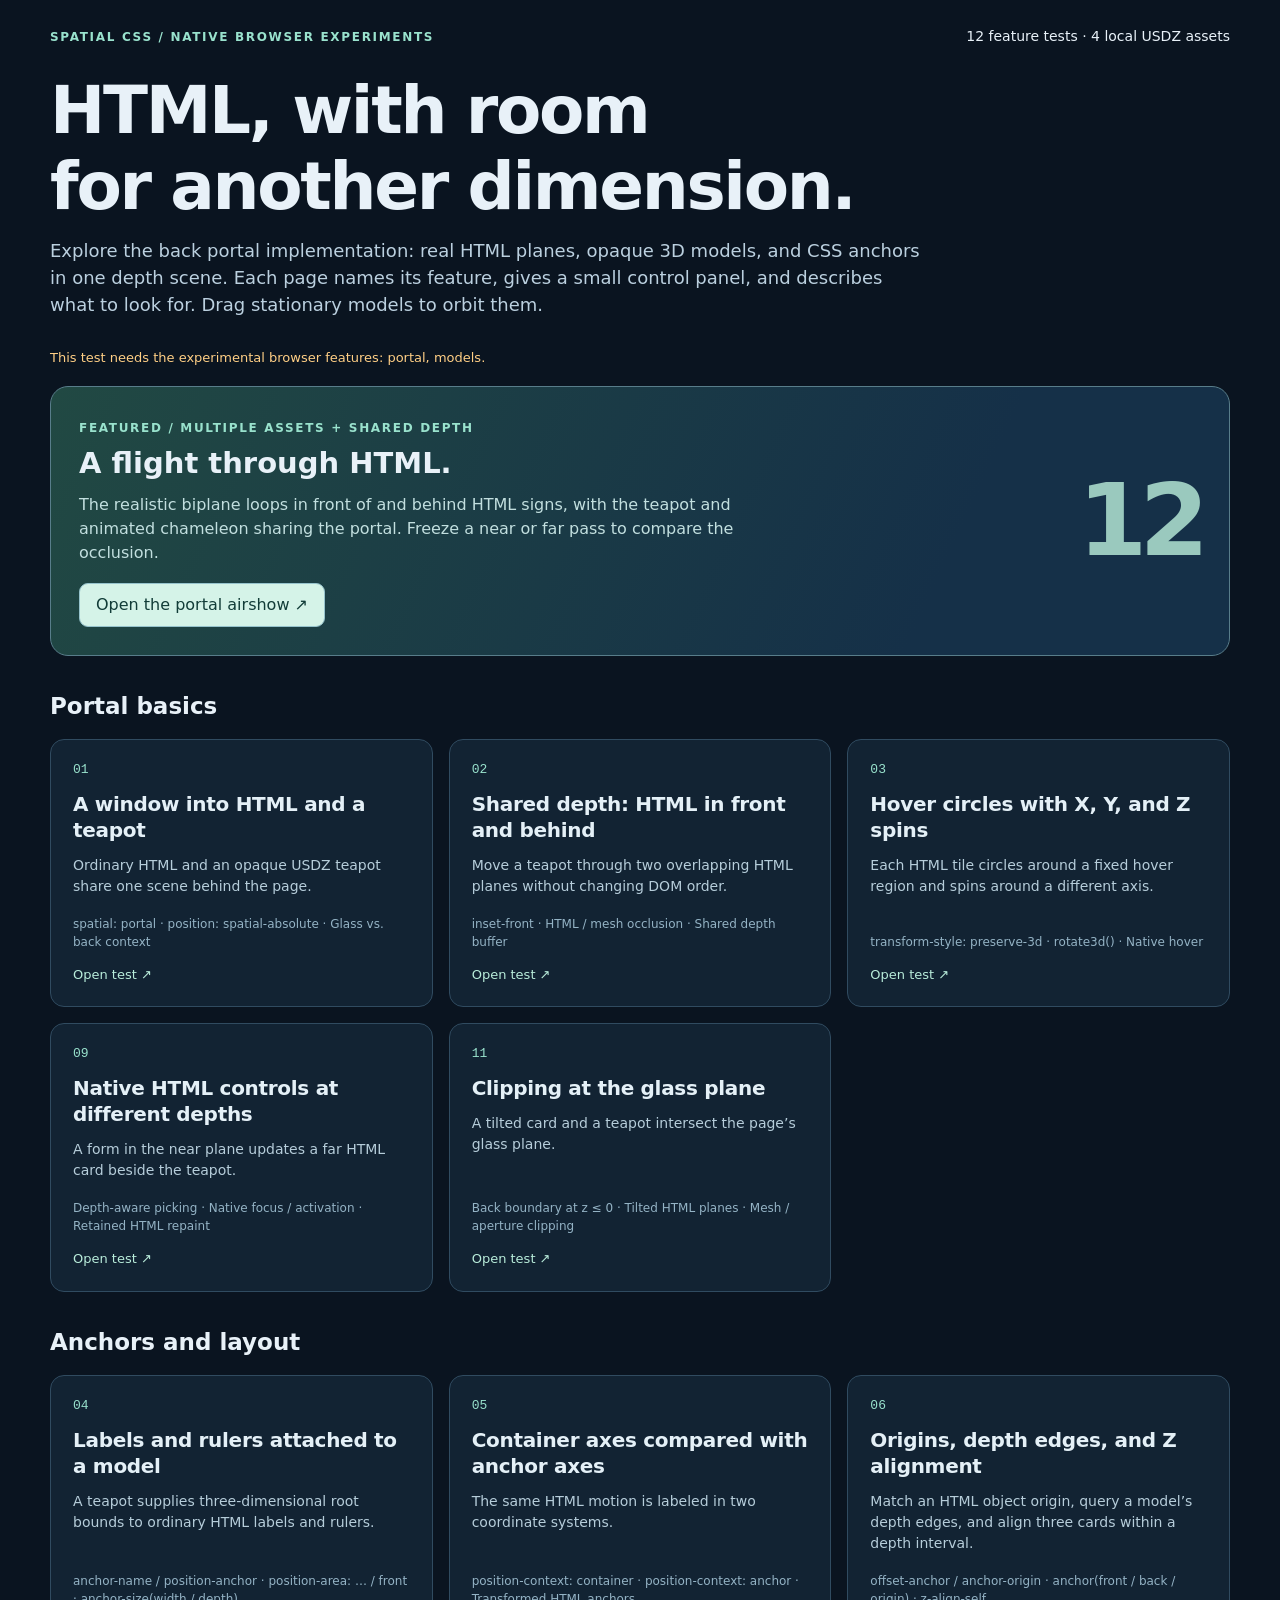
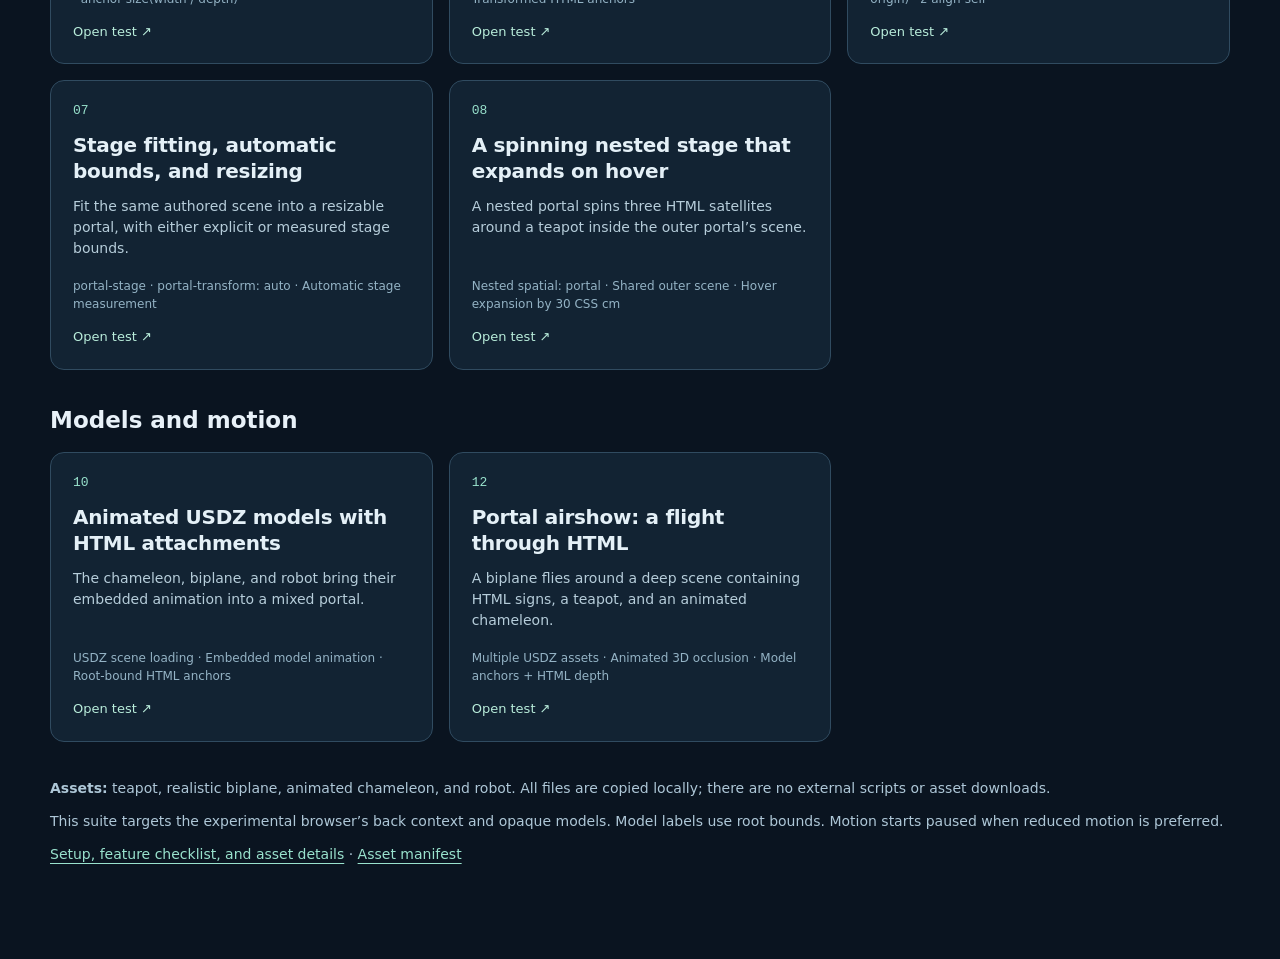
<file: index.html>
<!doctype html>
<html lang="en">
  <head>
    <meta charset="utf-8" />
    <meta name="viewport" content="width=device-width, initial-scale=1" />
    <meta
      name="description"
      content="Twelve standalone experiments for native spatial CSS, HTML back portals, anchors, and USDZ models." />
    <title>Spatial CSS · Portal test gallery</title>
    <link rel="stylesheet" href="shared/site.css" />
    <style>
      .index-header {
        margin: 26px 0 30px;
        max-width: 880px;
      }
      .index-header h1 {
        font-size: clamp(36px, 6vw, 66px);
      }
      .index-header p {
        color: #bbd0df;
        font-size: 18px;
      }
      .hero {
        display: grid;
        grid-template-columns: 1fr auto;
        gap: 24px;
        align-items: center;
        padding: 28px;
        border: 1px solid #587d8a;
        border-radius: 18px;
        background: linear-gradient(115deg, #214943, #153048 75%);
      }
      .hero h2 {
        margin: 6px 0 12px;
        font-size: 29px;
      }
      .hero p {
        max-width: 700px;
        color: #c2dfdf;
        margin: 0 0 18px;
      }
      .hero-number {
        color: #9ac9be;
        font-size: 100px;
        font-weight: 750;
        line-height: 1;
        letter-spacing: -0.08em;
      }
      .index-section {
        margin: 36px 0;
      }
      .index-section > h2 {
        font-size: 23px;
        margin-bottom: 18px;
      }
      .demo-grid {
        display: grid;
        grid-template-columns: repeat(3, minmax(0, 1fr));
        gap: 16px;
      }
      .demo-card {
        position: relative;
        display: flex;
        flex-direction: column;
        min-height: 265px;
        padding: 22px;
        border: 1px solid #304b60;
        border-radius: 14px;
        background: #122333;
        color: #e4f0f7;
        text-decoration: none;
        transition:
          border-color 160ms,
          background 160ms;
      }
      .demo-card:hover {
        border-color: #91cfbd;
        background: #193143;
      }
      .card-number {
        color: #99e2cd;
        font:
          13px ui-monospace,
          monospace;
        margin-bottom: 14px;
      }
      .demo-card h3 {
        font-size: 20px;
        line-height: 1.3;
        margin: 0;
        letter-spacing: -0.015em;
      }
      .demo-card p {
        color: #b6cdda;
        font-size: 14px;
        margin: 12px 0;
      }
      .card-features {
        color: #94b3c5;
        font-size: 12px;
        margin-top: auto;
        padding-top: 6px;
      }
      .open-test {
        color: #b9eddb;
        font-size: 13px;
        margin-top: 14px;
      }
      .index-note {
        margin: 30px 0;
        color: #aec7d7;
        font-size: 14px;
      }
      @media (max-width: 940px) {
        .demo-grid {
          grid-template-columns: repeat(2, minmax(0, 1fr));
        }
      }
      @media (max-width: 600px) {
        .demo-grid {
          grid-template-columns: 1fr;
        }
        .hero {
          grid-template-columns: 1fr;
        }
        .hero-number {
          display: none;
        }
      }
    </style>
    <script type="module" src="shared/common.js"></script>
  </head>
  <body data-needs="portal models">
    <main>
      <div class="topline">
        <span class="eyebrow">Spatial CSS / Native browser experiments</span>
        <span>12 feature tests · 4 local USDZ assets</span>
      </div>
      <header class="index-header">
        <h1>
          HTML, with room
          <br />
          for another dimension.
        </h1>
        <p>
          Explore the back portal implementation: real HTML planes, opaque 3D models, and CSS
          anchors in one depth scene. Each page names its feature, gives a small control panel, and
          describes what to look for. Drag stationary models to orbit them.
        </p>
      </header>
      <p class="runtime" data-runtime role="status"></p>
      <section class="hero" aria-label="Featured multi-asset test">
        <div>
          <span class="eyebrow">Featured / Multiple assets + shared depth</span>
          <h2>A flight through HTML.</h2>
          <p>
            The realistic biplane loops in front of and behind HTML signs, with the teapot and
            animated chameleon sharing the portal. Freeze a near or far pass to compare the
            occlusion.
          </p>
          <a class="button" href="12-airshow.html">Open the portal airshow ↗</a>
        </div>
        <span class="hero-number" aria-hidden="true">12</span>
      </section>
      <section class="index-section">
        <h2>Portal basics</h2>
        <div class="demo-grid">
          <a class="demo-card" href="01-back-portal.html">
            <span class="card-number">01</span>
            <h3>A window into HTML and a teapot</h3>
            <p>Ordinary HTML and an opaque USDZ teapot share one scene behind the page.</p>
            <span class="card-features">
              spatial: portal · position: spatial-absolute · Glass vs. back context
            </span>
            <span class="open-test">Open test ↗</span>
          </a>
          <a class="demo-card" href="02-depth-occlusion.html">
            <span class="card-number">02</span>
            <h3>Shared depth: HTML in front and behind</h3>
            <p>Move a teapot through two overlapping HTML planes without changing DOM order.</p>
            <span class="card-features">
              inset-front · HTML / mesh occlusion · Shared depth buffer
            </span>
            <span class="open-test">Open test ↗</span>
          </a>
          <a class="demo-card" href="03-hover-axes.html">
            <span class="card-number">03</span>
            <h3>Hover circles with X, Y, and Z spins</h3>
            <p>
              Each HTML tile circles around a fixed hover region and spins around a different axis.
            </p>
            <span class="card-features">
              transform-style: preserve-3d · rotate3d() · Native hover
            </span>
            <span class="open-test">Open test ↗</span>
          </a>
          <a class="demo-card" href="09-native-input.html">
            <span class="card-number">09</span>
            <h3>Native HTML controls at different depths</h3>
            <p>A form in the near plane updates a far HTML card beside the teapot.</p>
            <span class="card-features">
              Depth-aware picking · Native focus / activation · Retained HTML repaint
            </span>
            <span class="open-test">Open test ↗</span>
          </a>
          <a class="demo-card" href="11-portal-clipping.html">
            <span class="card-number">11</span>
            <h3>Clipping at the glass plane</h3>
            <p>A tilted card and a teapot intersect the page’s glass plane.</p>
            <span class="card-features">
              Back boundary at z ≤ 0 · Tilted HTML planes · Mesh / aperture clipping
            </span>
            <span class="open-test">Open test ↗</span>
          </a>
        </div>
      </section>
      <section class="index-section">
        <h2>Anchors and layout</h2>
        <div class="demo-grid">
          <a class="demo-card" href="04-model-anchors.html">
            <span class="card-number">04</span>
            <h3>Labels and rulers attached to a model</h3>
            <p>
              A teapot supplies three-dimensional root bounds to ordinary HTML labels and rulers.
            </p>
            <span class="card-features">
              anchor-name / position-anchor · position-area: … / front · anchor-size(width / depth)
            </span>
            <span class="open-test">Open test ↗</span>
          </a>
          <a class="demo-card" href="05-anchor-context.html">
            <span class="card-number">05</span>
            <h3>Container axes compared with anchor axes</h3>
            <p>The same HTML motion is labeled in two coordinate systems.</p>
            <span class="card-features">
              position-context: container · position-context: anchor · Transformed HTML anchors
            </span>
            <span class="open-test">Open test ↗</span>
          </a>
          <a class="demo-card" href="06-origins-and-depth.html">
            <span class="card-number">06</span>
            <h3>Origins, depth edges, and Z alignment</h3>
            <p>
              Match an HTML object origin, query a model’s depth edges, and align three cards within
              a depth interval.
            </p>
            <span class="card-features">
              offset-anchor / anchor-origin · anchor(front / back / origin) · z-align-self
            </span>
            <span class="open-test">Open test ↗</span>
          </a>
          <a class="demo-card" href="07-stage-fit.html">
            <span class="card-number">07</span>
            <h3>Stage fitting, automatic bounds, and resizing</h3>
            <p>
              Fit the same authored scene into a resizable portal, with either explicit or measured
              stage bounds.
            </p>
            <span class="card-features">
              portal-stage · portal-transform: auto · Automatic stage measurement
            </span>
            <span class="open-test">Open test ↗</span>
          </a>
          <a class="demo-card" href="08-nested-stages.html">
            <span class="card-number">08</span>
            <h3>A spinning nested stage that expands on hover</h3>
            <p>
              A nested portal spins three HTML satellites around a teapot inside the outer portal’s
              scene.
            </p>
            <span class="card-features">
              Nested spatial: portal · Shared outer scene · Hover expansion by 30 CSS cm
            </span>
            <span class="open-test">Open test ↗</span>
          </a>
        </div>
      </section>
      <section class="index-section">
        <h2>Models and motion</h2>
        <div class="demo-grid">
          <a class="demo-card" href="10-usdz-animation.html">
            <span class="card-number">10</span>
            <h3>Animated USDZ models with HTML attachments</h3>
            <p>
              The chameleon, biplane, and robot bring their embedded animation into a mixed portal.
            </p>
            <span class="card-features">
              USDZ scene loading · Embedded model animation · Root-bound HTML anchors
            </span>
            <span class="open-test">Open test ↗</span>
          </a>
          <a class="demo-card" href="12-airshow.html">
            <span class="card-number">12</span>
            <h3>Portal airshow: a flight through HTML</h3>
            <p>
              A biplane flies around a deep scene containing HTML signs, a teapot, and an animated
              chameleon.
            </p>
            <span class="card-features">
              Multiple USDZ assets · Animated 3D occlusion · Model anchors + HTML depth
            </span>
            <span class="open-test">Open test ↗</span>
          </a>
        </div>
      </section>
      <aside class="index-note">
        <p>
          <strong>Assets:</strong>
          teapot, realistic biplane, animated chameleon, and robot. All files are copied locally;
          there are no external scripts or asset downloads.
        </p>
        <p>
          This suite targets the experimental browser’s back context and opaque models. Model labels
          use root bounds. Motion starts paused when reduced motion is preferred.
        </p>
        <p>
          <a href="README.md">Setup, feature checklist, and asset details</a>
          ·
          <a href="models/source-manifest.json">Asset manifest</a>
        </p>
      </aside>
    </main>
  </body>
</html>
</file>
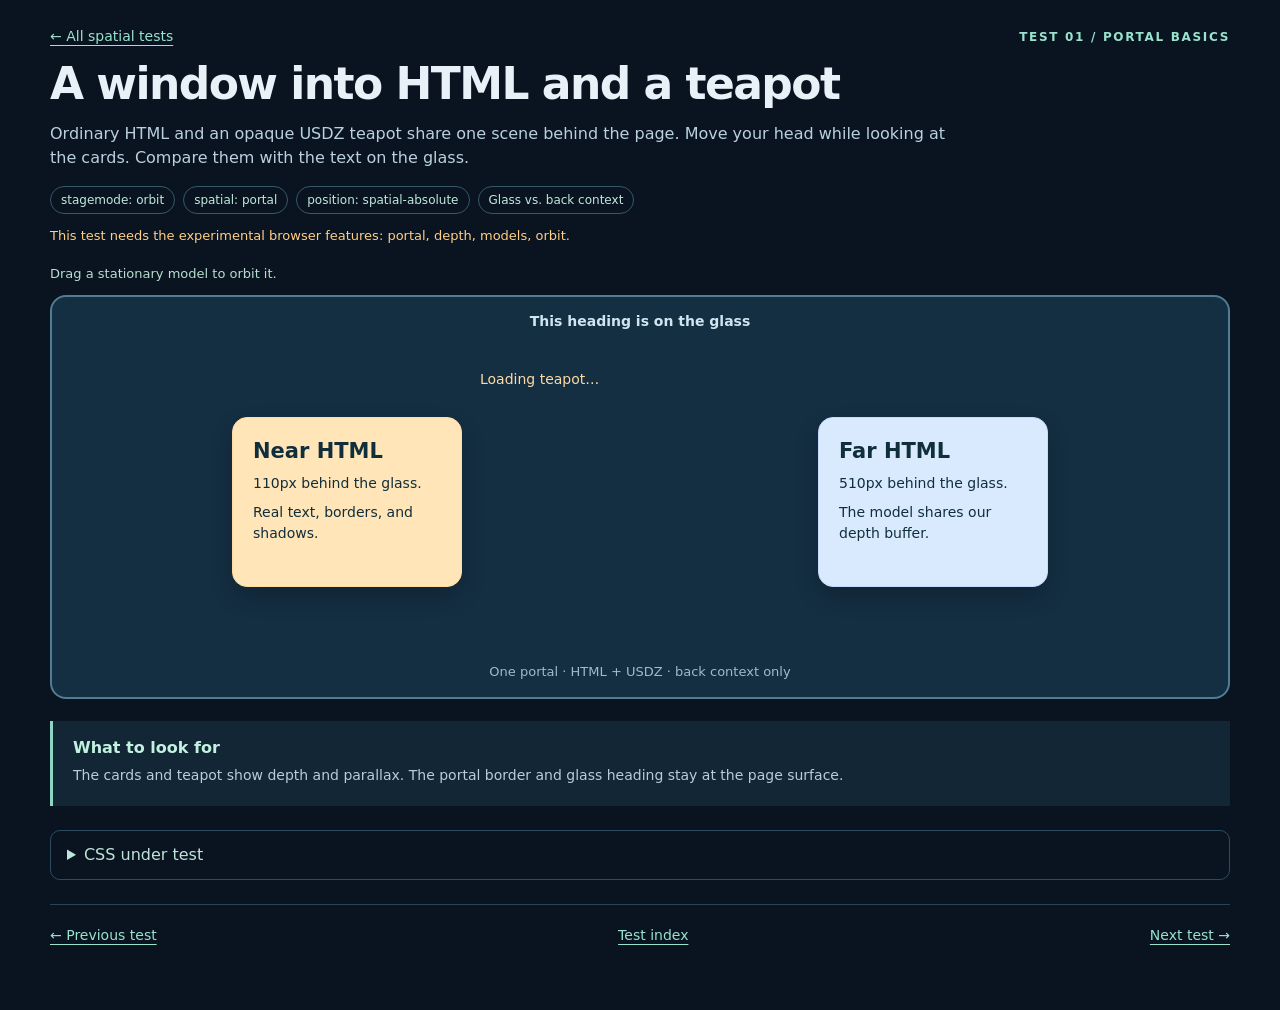
<file: 01-back-portal.html>
<!doctype html>
<html lang="en">
  <head>
    <meta charset="utf-8" />
    <meta name="viewport" content="width=device-width, initial-scale=1" />
    <meta
      name="description"
      content="Ordinary HTML and an opaque USDZ teapot share one scene behind the page." />
    <title>Test 01 · A window into HTML and a teapot · Spatial CSS</title>
    <link rel="stylesheet" href="shared/site.css" />
    <style data-test-css>
      #near {
        left: -290px;
        top: -15px;
        inset-front: 110px;
      }
      #far {
        left: 290px;
        top: -15px;
        inset-front: 510px;
      }
      #teapot {
        top: -140px;
        inset-front: 300px;
        width: 320px;
        height: 270px;
      }
    </style>
    <script type="module" src="shared/common.js"></script>
  </head>
  <body data-test="01" data-needs="portal depth models orbit">
    <main>
      <nav class="topline">
        <a href="index.html">← All spatial tests</a>
        <span class="eyebrow">Test 01 / Portal basics</span>
      </nav>
      <h1>A window into HTML and a teapot</h1>
      <p class="intro">
        Ordinary HTML and an opaque USDZ teapot share one scene behind the page. Move your head
        while looking at the cards. Compare them with the text on the glass.
      </p>
      <div class="features" aria-label="Features under test">
        <span class="feature">stagemode: orbit</span>
        <span class="feature">spatial: portal</span>
        <span class="feature">position: spatial-absolute</span>
        <span class="feature">Glass vs. back context</span>
      </div>
      <p class="runtime" data-runtime role="status"></p>
      <p class="orbit-hint">Drag a stationary model to orbit it.</p>

      <section class="portal" id="portal" aria-label="Basic HTML back portal">
        <h2 class="glass">This heading is on the glass</h2>
        <article class="card amber" id="near">
          <h2>Near HTML</h2>
          <p>110px behind the glass.</p>
          <p>Real text, borders, and shadows.</p>
        </article>
        <model
          id="teapot"
          class="object"
          src="models/teapot.usdz"
          stagemode="orbit"
          aria-label="Teapot"
          data-name="Teapot"
          title="Drag to orbit">
          <span class="fallback">Loading teapot…</span>
        </model>
        <article class="card blue" id="far">
          <h2>Far HTML</h2>
          <p>510px behind the glass.</p>
          <p>The model shares our depth buffer.</p>
        </article>
        <p class="glass bottom">One portal · HTML + USDZ · back context only</p>
      </section>

      <aside class="expectation">
        <strong>What to look for</strong>
        <p>
          The cards and teapot show depth and parallax. The portal border and glass heading stay at
          the page surface.
        </p>
      </aside>
      <details>
        <summary>CSS under test</summary>
        <pre><code data-css-source></code></pre>
      </details>
      <nav class="footer-nav">
        <a href="index.html">← Previous test</a>
        <a href="index.html">Test index</a>
        <a href="02-depth-occlusion.html">Next test →</a>
      </nav>
    </main>
  </body>
</html>
</file>
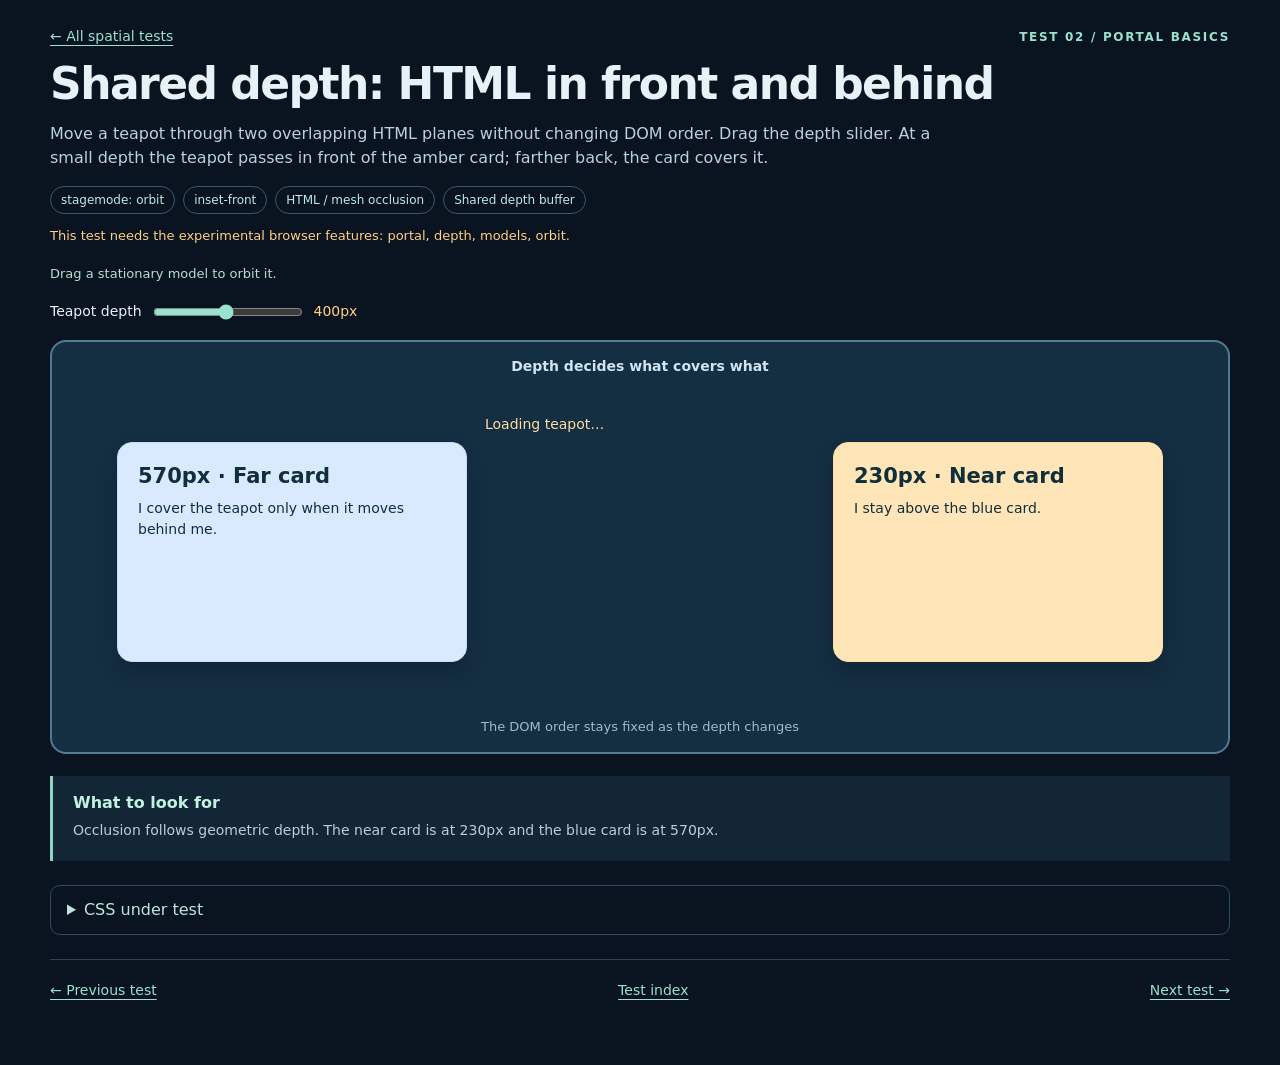
<file: 02-depth-occlusion.html>
<!doctype html>
<html lang="en">
  <head>
    <meta charset="utf-8" />
    <meta name="viewport" content="width=device-width, initial-scale=1" />
    <meta
      name="description"
      content="Move a teapot through two overlapping HTML planes without changing DOM order." />
    <title>Test 02 · Shared depth: HTML in front and behind · Spatial CSS</title>
    <link rel="stylesheet" href="shared/site.css" />
    <style data-test-css>
      #near {
        left: -100px;
        top: -25px;
        inset-front: 230px;
        width: 330px;
        height: 220px;
      }
      #far {
        left: 140px;
        top: -100px;
        inset-front: 570px;
        width: 350px;
        height: 220px;
      }
      #teapot {
        inset-front: 400px;
        top: -150px;
        width: 330px;
        height: 280px;
      }
    </style>
    <script type="module" src="shared/common.js"></script>
  </head>
  <body data-test="02" data-needs="portal depth models orbit">
    <main>
      <nav class="topline">
        <a href="index.html">← All spatial tests</a>
        <span class="eyebrow">Test 02 / Portal basics</span>
      </nav>
      <h1>Shared depth: HTML in front and behind</h1>
      <p class="intro">
        Move a teapot through two overlapping HTML planes without changing DOM order. Drag the depth
        slider. At a small depth the teapot passes in front of the amber card; farther back, the
        card covers it.
      </p>
      <div class="features" aria-label="Features under test">
        <span class="feature">stagemode: orbit</span>
        <span class="feature">inset-front</span>
        <span class="feature">HTML / mesh occlusion</span>
        <span class="feature">Shared depth buffer</span>
      </div>
      <p class="runtime" data-runtime role="status"></p>
      <p class="orbit-hint">Drag a stationary model to orbit it.</p>
      <div class="controls" aria-label="Test controls">
        <label>
          Teapot depth
          <input id="depth" type="range" min="40" max="780" value="400" />
          <output for="depth">400px</output>
        </label>
      </div>
      <section class="portal" id="portal" aria-label="A teapot between overlapping HTML cards">
        <h2 class="glass">Depth decides what covers what</h2>
        <article class="card blue" id="far">
          <h2>570px · Far card</h2>
          <p>I cover the teapot only when it moves behind me.</p>
        </article>
        <model
          id="teapot"
          class="object"
          src="models/teapot.usdz"
          stagemode="orbit"
          aria-label="Teapot"
          data-name="Teapot"
          title="Drag to orbit">
          <span class="fallback">Loading teapot…</span>
        </model>
        <article class="card amber" id="near">
          <h2>230px · Near card</h2>
          <p>I stay above the blue card.</p>
        </article>
        <p class="glass bottom">The DOM order stays fixed as the depth changes</p>
      </section>

      <aside class="expectation">
        <strong>What to look for</strong>
        <p>
          Occlusion follows geometric depth. The near card is at 230px and the blue card is at
          570px.
        </p>
      </aside>
      <details>
        <summary>CSS under test</summary>
        <pre><code data-css-source></code></pre>
      </details>
      <nav class="footer-nav">
        <a href="01-back-portal.html">← Previous test</a>
        <a href="index.html">Test index</a>
        <a href="03-hover-axes.html">Next test →</a>
      </nav>
    </main>
    <script type="module">
      import {
        $,
        watchRange,
        modelsReady,
        setPaused,
        isPaused,
        onMotionChange,
      } from './shared/common.js';
      watchRange(
        'depth',
        value => $('teapot').style.setProperty('inset-front', `${value}px`),
        'px',
      );
    </script>
  </body>
</html>
</file>
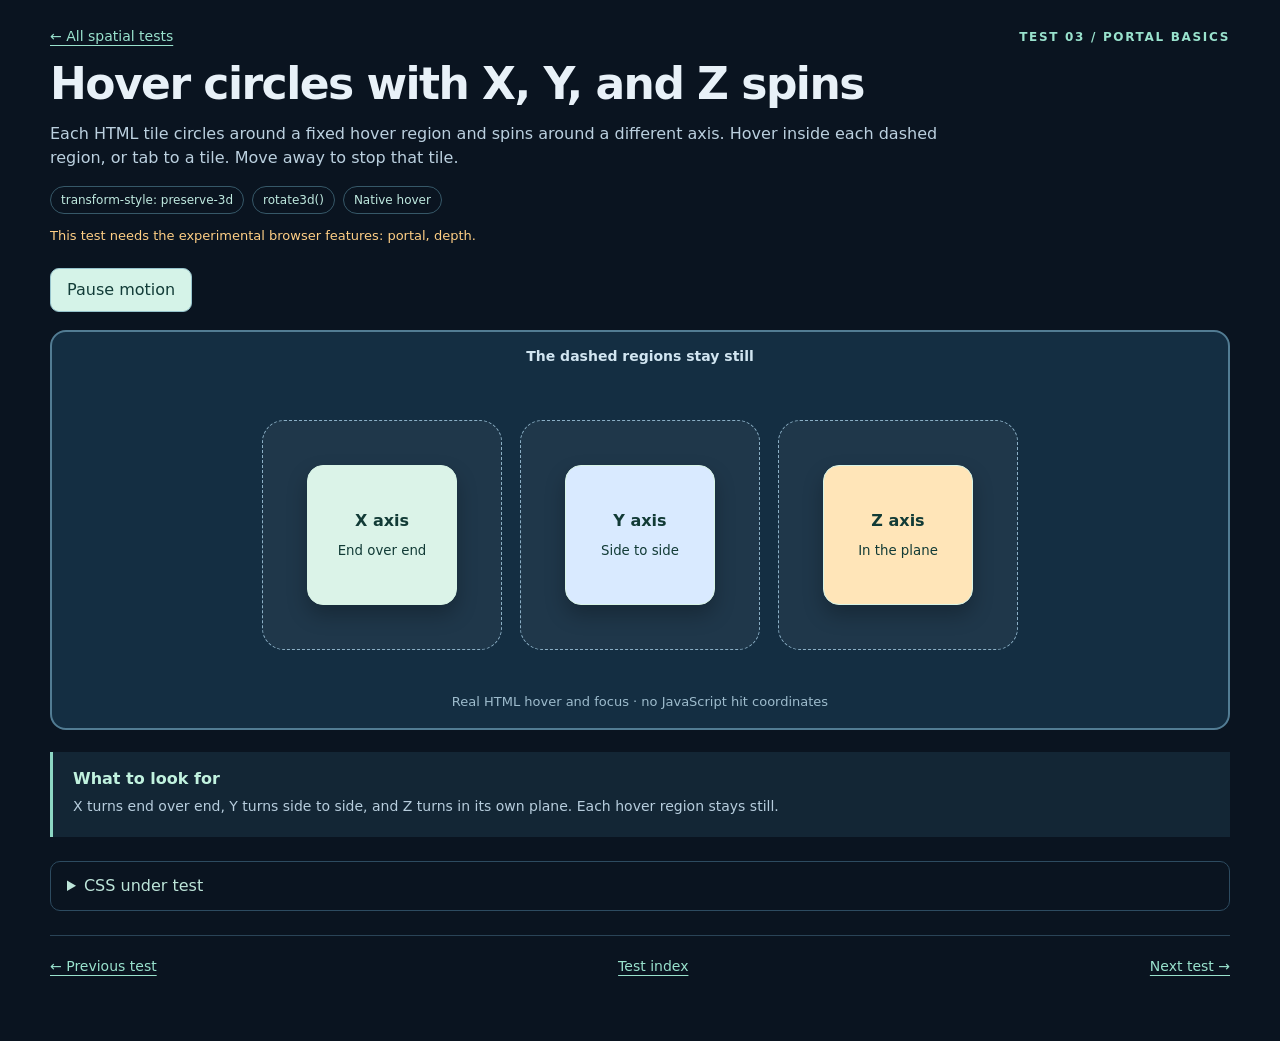
<file: 03-hover-axes.html>
<!doctype html>
<html lang="en">
  <head>
    <meta charset="utf-8" />
    <meta name="viewport" content="width=device-width, initial-scale=1" />
    <meta
      name="description"
      content="Each HTML tile circles around a fixed hover region and spins around a different axis." />
    <title>Test 03 · Hover circles with X, Y, and Z spins · Spatial CSS</title>
    <link rel="stylesheet" href="shared/site.css" />
    <style data-test-css>
      .hover-region {
        position: spatial-absolute;
        transform-style: preserve-3d;
        width: 240px;
        height: 230px;
        border: 1px dashed #8bafc5;
        border-radius: 22px;
        background: #ffffff0c;
      }
      #x-region {
        left: -310px;
        inset-front: 180px;
        --axis: 1, 0, 0;
      }
      #y-region {
        inset-front: 320px;
        --axis: 0, 1, 0;
      }
      #z-region {
        left: 310px;
        inset-front: 460px;
        --axis: 0, 0, 1;
      }
      .tile {
        position: absolute;
        left: 50%;
        top: 50%;
        width: 150px;
        height: 140px;
        padding: 18px;
        border: 1px solid #d8f4e6;
        border-radius: 16px;
        background: #dbf3e8;
        color: #123b36;
        box-shadow: 0 10px 20px #00000040;
        display: grid;
        place-content: center;
        gap: 8px;
        text-align: center;
        transform: translate(-50%, -50%);
      }
      #y-region .tile {
        background: #d9eaff;
      }
      #z-region .tile {
        background: #ffe5b8;
      }
      .hover-region:is(:hover, :focus-within) .tile {
        animation: circle-spin 4s linear infinite;
      }
      @keyframes circle-spin {
        from {
          transform: translate(-50%, -50%) rotate(0turn) translateX(22px) rotate(0turn)
            rotate3d(var(--axis), 0turn);
        }
        to {
          transform: translate(-50%, -50%) rotate(1turn) translateX(22px) rotate(-1turn)
            rotate3d(var(--axis), 1turn);
        }
      }
    </style>
    <script type="module" src="shared/common.js"></script>
  </head>
  <body data-test="03" data-needs="portal depth">
    <main>
      <nav class="topline">
        <a href="index.html">← All spatial tests</a>
        <span class="eyebrow">Test 03 / Portal basics</span>
      </nav>
      <h1>Hover circles with X, Y, and Z spins</h1>
      <p class="intro">
        Each HTML tile circles around a fixed hover region and spins around a different axis. Hover
        inside each dashed region, or tab to a tile. Move away to stop that tile.
      </p>
      <div class="features" aria-label="Features under test">
        <span class="feature">transform-style: preserve-3d</span>
        <span class="feature">rotate3d()</span>
        <span class="feature">Native hover</span>
      </div>
      <p class="runtime" data-runtime role="status"></p>
      <div class="controls" aria-label="Test controls">
        <button type="button" data-motion>Pause motion</button>
      </div>
      <section class="portal" id="portal" aria-label="Hover cards spinning around three axes">
        <h2 class="glass">The dashed regions stay still</h2>
        <div class="hover-region" id="x-region">
          <button class="tile" id="x-tile" type="button">
            <strong>X axis</strong>
            <small>End over end</small>
          </button>
        </div>
        <div class="hover-region" id="y-region">
          <button class="tile" id="y-tile" type="button">
            <strong>Y axis</strong>
            <small>Side to side</small>
          </button>
        </div>
        <div class="hover-region" id="z-region">
          <button class="tile" id="z-tile" type="button">
            <strong>Z axis</strong>
            <small>In the plane</small>
          </button>
        </div>
        <p class="glass bottom">Real HTML hover and focus · no JavaScript hit coordinates</p>
      </section>

      <aside class="expectation">
        <strong>What to look for</strong>
        <p>
          X turns end over end, Y turns side to side, and Z turns in its own plane. Each hover
          region stays still.
        </p>
      </aside>
      <details>
        <summary>CSS under test</summary>
        <pre><code data-css-source></code></pre>
      </details>
      <nav class="footer-nav">
        <a href="02-depth-occlusion.html">← Previous test</a>
        <a href="index.html">Test index</a>
        <a href="04-model-anchors.html">Next test →</a>
      </nav>
    </main>
  </body>
</html>
</file>
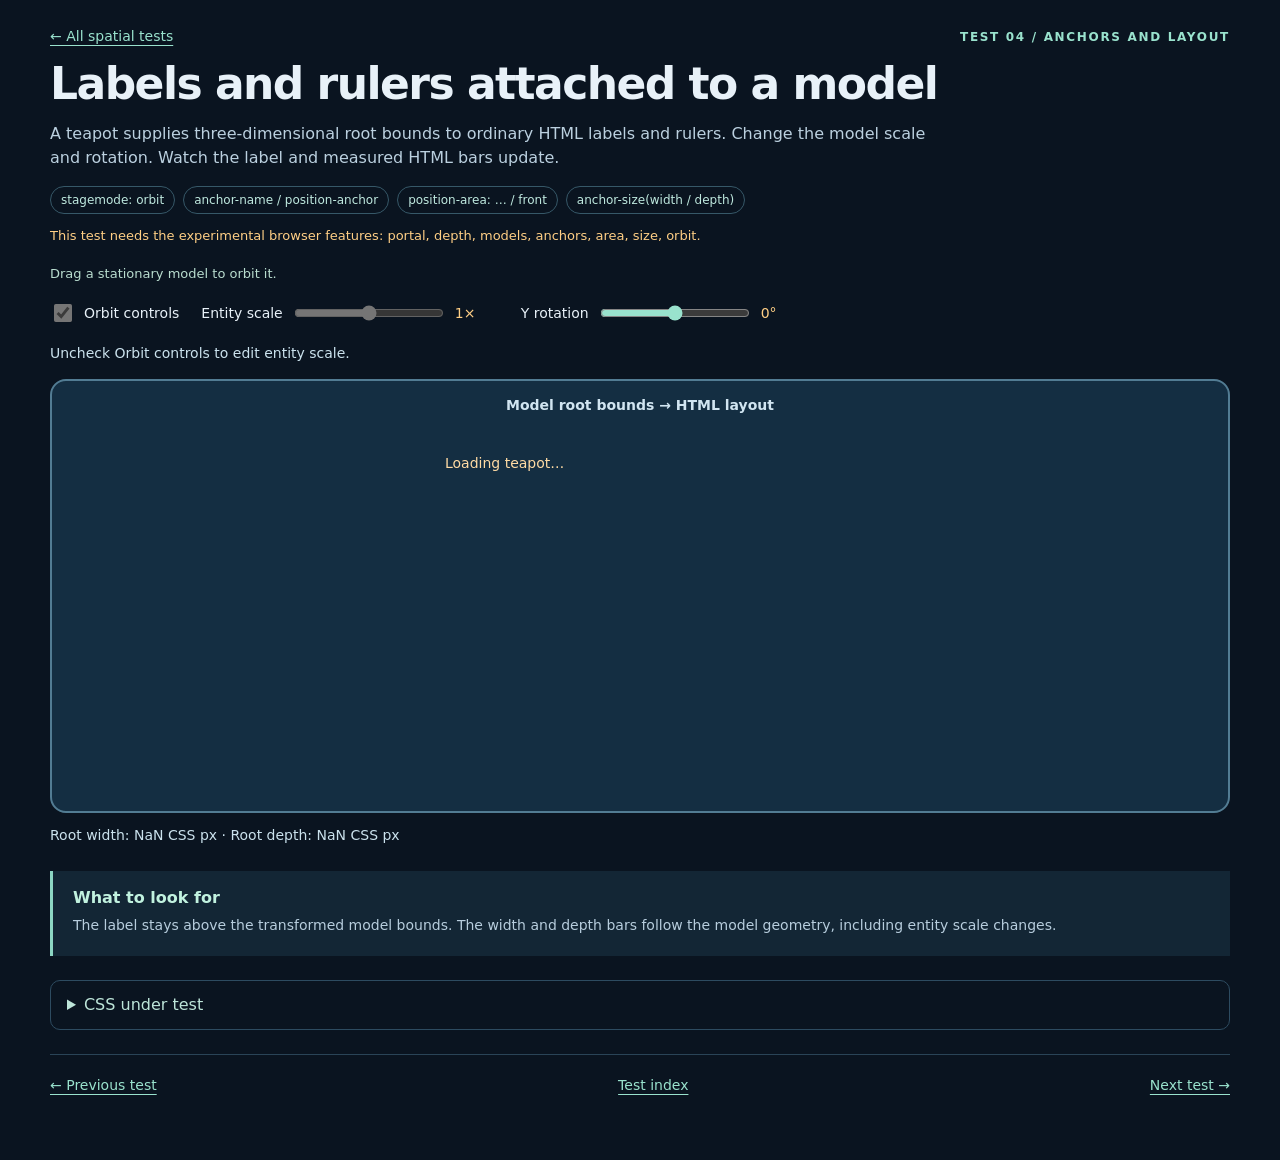
<file: 04-model-anchors.html>
<!doctype html>
<html lang="en">
  <head>
    <meta charset="utf-8" />
    <meta name="viewport" content="width=device-width, initial-scale=1" />
    <meta
      name="description"
      content="A teapot supplies three-dimensional root bounds to ordinary HTML labels and rulers." />
    <title>Test 04 · Labels and rulers attached to a model · Spatial CSS</title>
    <link rel="stylesheet" href="shared/site.css" />
    <style data-test-css>
      #teapot {
        anchor-name: --teapot;
        top: -230px;
        inset-front: 430px;
        width: 390px;
        height: 300px;
      }
      .attached {
        position-anchor: --teapot;
      }
      #model-label {
        position-area: top center / front;
        bottom: 14px;
        inset-back: 8px;
      }
      .ruler {
        position: spatial-absolute;
        position-anchor: --teapot;
        position-area: bottom center / front;
        height: 9px;
        border-radius: 4px;
        inset-back: 6px;
      }
      #width-ruler {
        width: anchor-size(width);
        top: 30px;
        background: #9ce7ca;
      }
      #depth-ruler {
        width: anchor-size(depth);
        top: 70px;
        background: #ffd18c;
      }
      .ruler-label {
        position-anchor: --teapot;
        position-area: bottom center / front;
        height: 26px;
        inset-back: 8px;
      }
      #width-label {
        top: 42px;
        color: #b7f7de;
        background: #173e35;
        border-color: #75b99e;
      }
      #depth-label {
        top: 82px;
      }
    </style>
    <script type="module" src="shared/common.js"></script>
  </head>
  <body data-test="04" data-needs="portal depth models anchors area size orbit">
    <main>
      <nav class="topline">
        <a href="index.html">← All spatial tests</a>
        <span class="eyebrow">Test 04 / Anchors and layout</span>
      </nav>
      <h1>Labels and rulers attached to a model</h1>
      <p class="intro">
        A teapot supplies three-dimensional root bounds to ordinary HTML labels and rulers. Change
        the model scale and rotation. Watch the label and measured HTML bars update.
      </p>
      <div class="features" aria-label="Features under test">
        <span class="feature">stagemode: orbit</span>
        <span class="feature">anchor-name / position-anchor</span>
        <span class="feature">position-area: … / front</span>
        <span class="feature">anchor-size(width / depth)</span>
      </div>
      <p class="runtime" data-runtime role="status"></p>
      <p class="orbit-hint">Drag a stationary model to orbit it.</p>
      <div class="controls" aria-label="Test controls">
        <label>
          <input id="orbit" type="checkbox" checked disabled />
          Orbit controls
        </label>
        <label>
          Entity scale
          <input id="scale" type="range" min="0.65" max="1.35" step="0.05" value="1" disabled />
          <output for="scale">1×</output>
        </label>
        <label>
          Y rotation
          <input id="rotation" type="range" min="-60" max="60" value="0" />
          <output for="rotation">0°</output>
        </label>
      </div>
      <p class="readout" id="orbit-mode-status">Uncheck Orbit controls to edit entity scale.</p>
      <section
        class="portal"
        id="portal"
        aria-label="HTML labels and rulers attached to the teapot">
        <h2 class="glass">Model root bounds → HTML layout</h2>
        <model
          id="teapot"
          class="object"
          src="models/teapot.usdz"
          stagemode="orbit"
          aria-label="Teapot"
          data-name="Teapot"
          title="Drag to orbit">
          <span class="fallback">Loading teapot…</span>
        </model>
        <span class="anchor-label attached" id="model-label">Teapot anchor</span>
        <span class="ruler" id="width-ruler"></span>
        <span class="ruler" id="depth-ruler"></span>
        <span class="anchor-label ruler-label" id="width-label">anchor-size(width)</span>
        <span class="anchor-label ruler-label" id="depth-label">anchor-size(depth)</span>
      </section>
      <p class="readout" id="measurements" aria-live="polite"></p>
      <aside class="expectation">
        <strong>What to look for</strong>
        <p>
          The label stays above the transformed model bounds. The width and depth bars follow the
          model geometry, including entity scale changes.
        </p>
      </aside>
      <details>
        <summary>CSS under test</summary>
        <pre><code data-css-source></code></pre>
      </details>
      <nav class="footer-nav">
        <a href="03-hover-axes.html">← Previous test</a>
        <a href="index.html">Test index</a>
        <a href="05-anchor-context.html">Next test →</a>
      </nav>
    </main>
    <script type="module">
      import {
        $,
        watchRange,
        modelsReady,
        setPaused,
        isPaused,
        onMotionChange,
      } from './shared/common.js';
      let original = null,
        initialized = false;
      function updateMode() {
        if (!initialized) {
          return;
        }
        const model = $('teapot');
        const orbit = $('orbit').checked;
        const wasOrbit = model.stageMode === 'orbit';
        // Native orbit owns entityTransform; the scale editor uses stageMode: none.
        model.stageMode = orbit ? 'orbit' : 'none';
        $('scale').disabled = orbit;
        if (!orbit) {
          if (wasOrbit || !original) {
            original = model.entityTransform;
            $('scale').value = '1';
            document.querySelector('output[for="scale"]').value = '1×';
          }
          const value = Number($('scale').value);
          model.entityTransform = original.scale(value, value, value);
        }
        $('orbit-mode-status').textContent = orbit
          ? 'Drag to orbit. Uncheck Orbit controls to edit entity scale.'
          : 'Entity-scale editing is active. Check Orbit controls to drag again.';
        requestAnimationFrame(measure);
      }
      $('orbit').addEventListener('change', updateMode);
      window.demoApi.setOrbitMode = value => {
        $('orbit').checked = Boolean(value);
        updateMode();
      };
      function measure() {
        const width = parseFloat(getComputedStyle($('width-ruler')).width);
        const depth = parseFloat(getComputedStyle($('depth-ruler')).width);
        $('measurements').textContent =
          `Root width: ${width.toFixed(1)} CSS px · Root depth: ${depth.toFixed(1)} CSS px`;
        window.demoApi.anchorMeasures = () => ({
          width: parseFloat(getComputedStyle($('width-ruler')).width),
          depth: parseFloat(getComputedStyle($('depth-ruler')).width),
        });
      }
      watchRange(
        'scale',
        value => {
          if (initialized && original && !$('orbit').checked) {
            $('teapot').entityTransform = original.scale(value, value, value);
          }
          requestAnimationFrame(measure);
        },
        '×',
      );
      watchRange(
        'rotation',
        value => {
          $('teapot').style.transform = `rotateY(${value}deg)`;
          requestAnimationFrame(measure);
        },
        '°',
      );
      modelsReady.then(async () => {
        if (window.demoState.assets.teapot.state !== 'ready') {
          return;
        }
        await new Promise(resolve => requestAnimationFrame(() => requestAnimationFrame(resolve)));
        initialized = true;
        $('orbit').disabled = false;
        updateMode();
      });
    </script>
  </body>
</html>
</file>
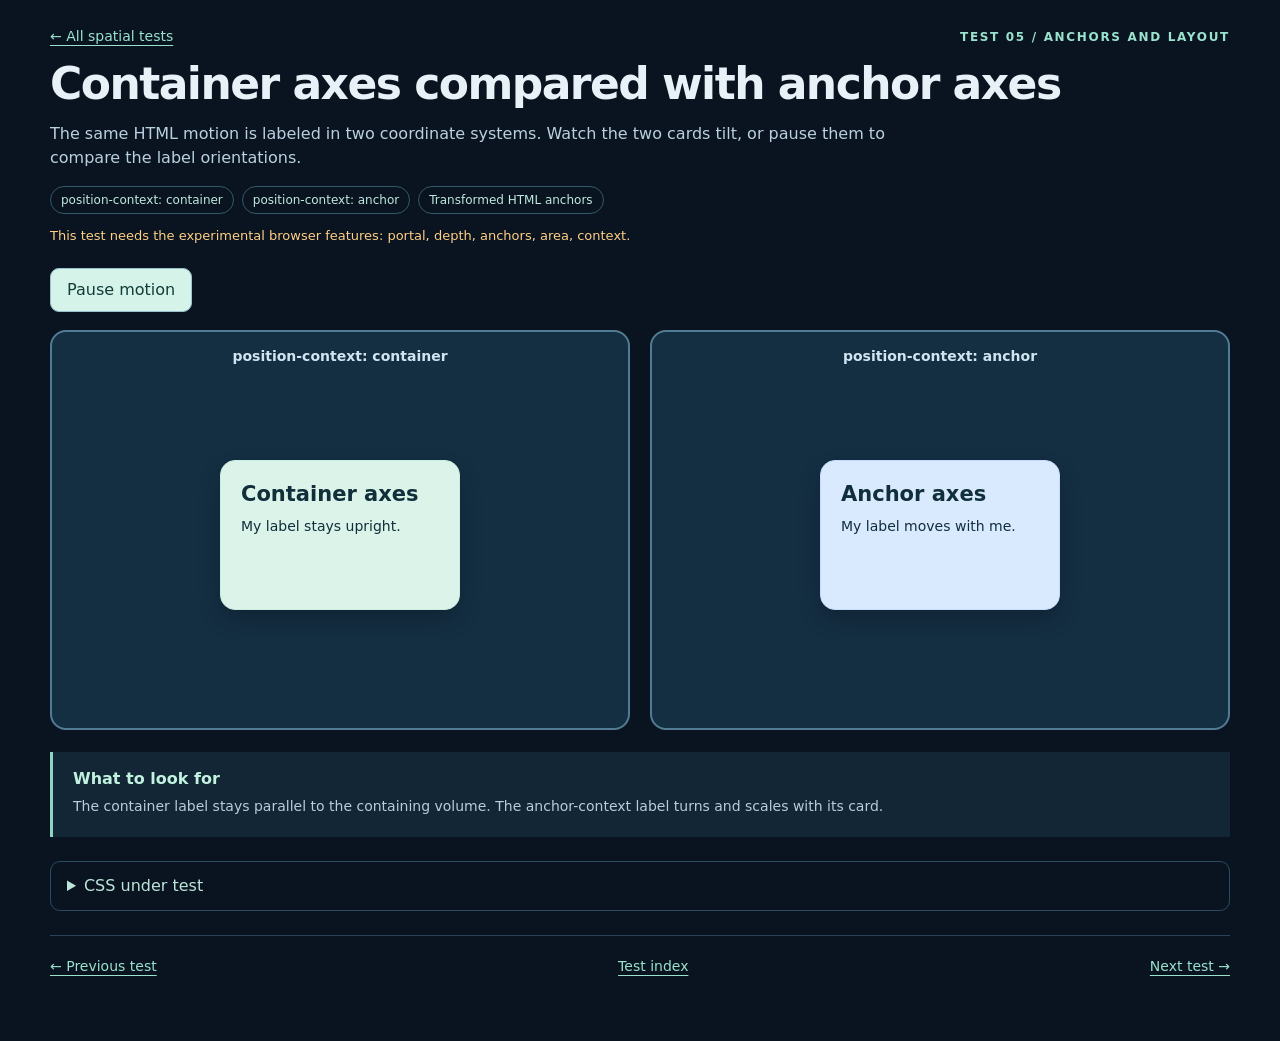
<file: 05-anchor-context.html>
<!doctype html>
<html lang="en">
  <head>
    <meta charset="utf-8" />
    <meta name="viewport" content="width=device-width, initial-scale=1" />
    <meta name="description" content="The same HTML motion is labeled in two coordinate systems." />
    <title>Test 05 · Container axes compared with anchor axes · Spatial CSS</title>
    <link rel="stylesheet" href="shared/site.css" />
    <style data-test-css>
      .subject {
        width: 240px;
        height: 150px;
        top: -60px;
        inset-front: 290px;
        animation: tilt 8s ease-in-out infinite alternate;
      }
      #container-card {
        anchor-name: --container-card;
      }
      #anchor-card {
        anchor-name: --anchor-card;
      }
      .context-label {
        position-area: top center / front;
        bottom: 12px;
        inset-back: 6px;
      }
      #container-label {
        position-anchor: --container-card;
        position-context: container;
      }
      #anchor-label {
        position-anchor: --anchor-card;
        position-context: anchor;
      }
      @keyframes tilt {
        from {
          transform: rotateY(-45deg) rotateZ(-15deg) scale(0.9);
        }
        to {
          transform: rotateY(45deg) rotateZ(15deg) scale(1.1);
        }
      }
    </style>
    <script type="module" src="shared/common.js"></script>
  </head>
  <body data-test="05" data-needs="portal depth anchors area context">
    <main>
      <nav class="topline">
        <a href="index.html">← All spatial tests</a>
        <span class="eyebrow">Test 05 / Anchors and layout</span>
      </nav>
      <h1>Container axes compared with anchor axes</h1>
      <p class="intro">
        The same HTML motion is labeled in two coordinate systems. Watch the two cards tilt, or
        pause them to compare the label orientations.
      </p>
      <div class="features" aria-label="Features under test">
        <span class="feature">position-context: container</span>
        <span class="feature">position-context: anchor</span>
        <span class="feature">Transformed HTML anchors</span>
      </div>
      <p class="runtime" data-runtime role="status"></p>
      <div class="controls" aria-label="Test controls">
        <button type="button" data-motion>Pause motion</button>
      </div>
      <div class="portal-pair">
        <section class="portal" id="container-portal" aria-label="Container coordinate system">
          <h2 class="glass">position-context: container</h2>
          <article class="card subject" id="container-card">
            <h2>Container axes</h2>
            <p>My label stays upright.</p>
          </article>
          <span class="anchor-label context-label" id="container-label">Container context</span>
        </section>
        <section class="portal" id="anchor-portal" aria-label="Anchor coordinate system">
          <h2 class="glass">position-context: anchor</h2>
          <article class="card blue subject" id="anchor-card">
            <h2>Anchor axes</h2>
            <p>My label moves with me.</p>
          </article>
          <span class="anchor-label context-label" id="anchor-label">Anchor context</span>
        </section>
      </div>

      <aside class="expectation">
        <strong>What to look for</strong>
        <p>
          The container label stays parallel to the containing volume. The anchor-context label
          turns and scales with its card.
        </p>
      </aside>
      <details>
        <summary>CSS under test</summary>
        <pre><code data-css-source></code></pre>
      </details>
      <nav class="footer-nav">
        <a href="04-model-anchors.html">← Previous test</a>
        <a href="index.html">Test index</a>
        <a href="06-origins-and-depth.html">Next test →</a>
      </nav>
    </main>
  </body>
</html>
</file>
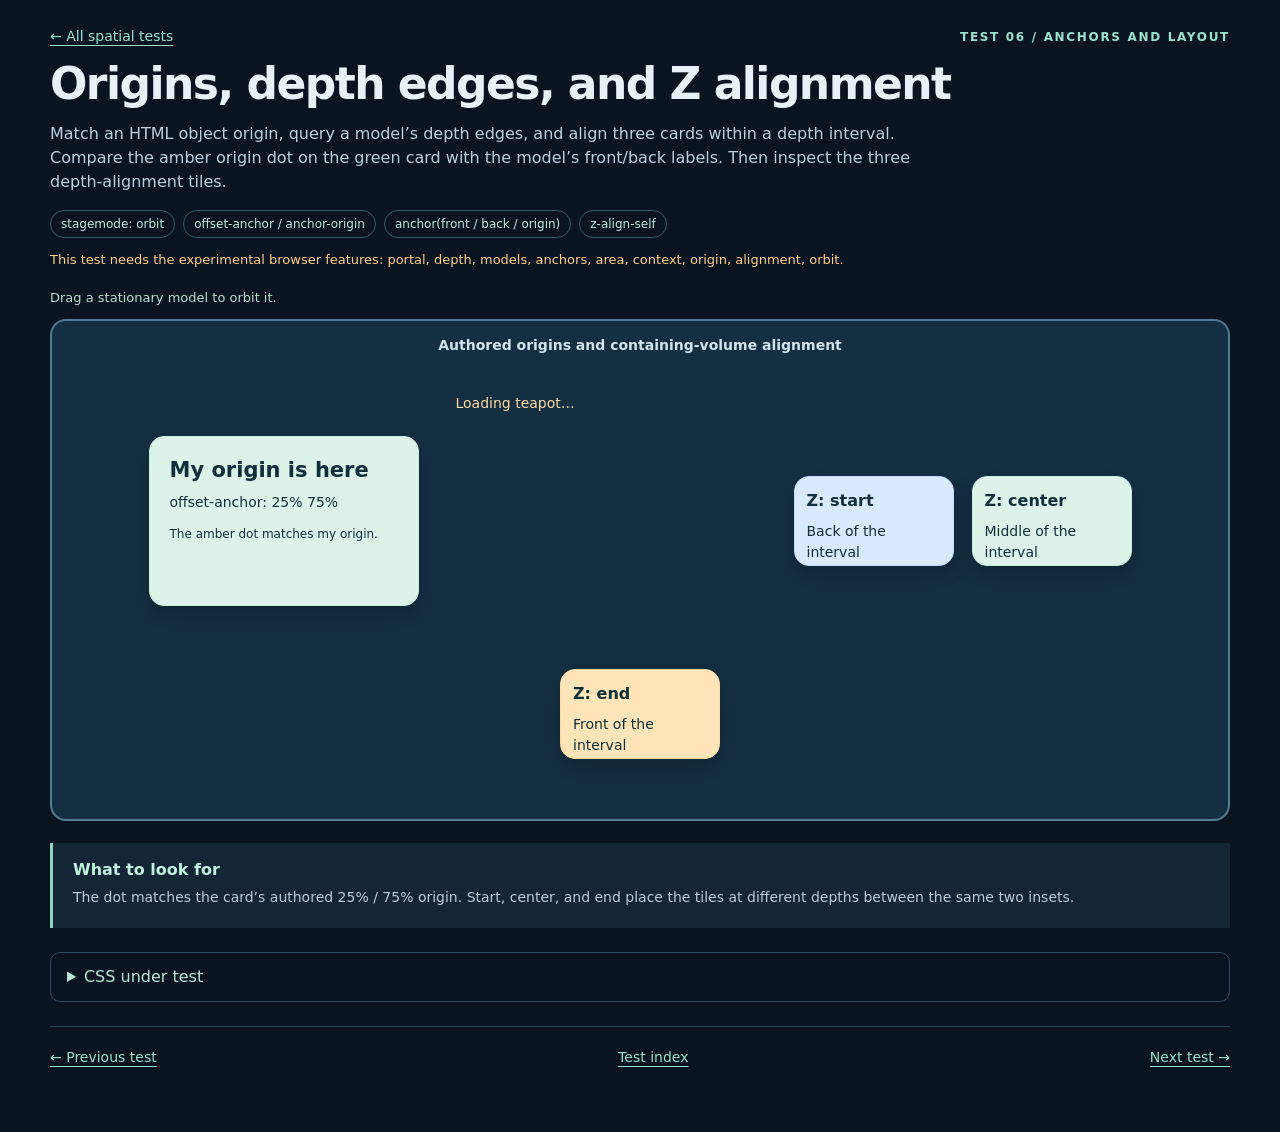
<file: 06-origins-and-depth.html>
<!doctype html>
<html lang="en">
  <head>
    <meta charset="utf-8" />
    <meta name="viewport" content="width=device-width, initial-scale=1" />
    <meta
      name="description"
      content="Match an HTML object origin, query a model’s depth edges, and align three cards within a depth interval." />
    <title>Test 06 · Origins, depth edges, and Z alignment · Spatial CSS</title>
    <link rel="stylesheet" href="shared/site.css" />
    <style data-test-css>
      #portal {
        portal-stage: 260px 520px / 650px 0px;
      }
      #origin-card {
        anchor-name: --origin-card;
        left: -250px;
        top: -230px;
        width: 270px;
        height: 170px;
        inset-front: 350px;
        offset-anchor: 25% 75%;
      }
      .origin-dot {
        position: spatial-absolute;
        position-anchor: --origin-card;
        position-context: anchor;
        position-area: origin;
        place-self: anchor-origin / anchor-origin;
        offset-anchor: 50% 50%;
        inset-back: 4px;
        width: 30px;
        height: 30px;
        border-radius: 50%;
        background: #ffb84f;
        color: #382610;
        text-align: center;
        line-height: 30px;
      }
      #teapot {
        anchor-name: --depth-object;
        left: 400px;
        top: -140px;
        inset-front: 450px;
        width: 320px;
        height: 260px;
        transform: rotateY(25deg);
      }
      #front-tag {
        position-anchor: --depth-object;
        position-area: top center;
        bottom: 12px;
        inset-front: calc(anchor(front) - 12px);
      }
      #back-tag {
        position-anchor: --depth-object;
        position-area: bottom center;
        top: 12px;
        inset-back: calc(anchor(back) - 12px);
      }
      #origin-query {
        position: spatial-absolute;
        left: anchor(--origin-card origin);
        top: anchor(--origin-card origin);
        inset-front: calc(anchor(--origin-card origin) - 6px);
        width: 1px;
        height: 1px;
        visibility: hidden;
      }
      .depth-tile {
        width: 160px;
        height: 90px;
        padding: 12px;
        inset-front: 130px;
        inset-back: 100px;
      }
      #z-start {
        left: -310px;
        top: 120px;
        z-align-self: start;
      }
      #z-center {
        top: 50px;
        z-align-self: center;
      }
      #z-end {
        left: 310px;
        top: -20px;
        z-align-self: end;
      }
    </style>
    <script type="module" src="shared/common.js"></script>
  </head>
  <body data-test="06" data-needs="portal depth models anchors area context origin alignment orbit">
    <main>
      <nav class="topline">
        <a href="index.html">← All spatial tests</a>
        <span class="eyebrow">Test 06 / Anchors and layout</span>
      </nav>
      <h1>Origins, depth edges, and Z alignment</h1>
      <p class="intro">
        Match an HTML object origin, query a model’s depth edges, and align three cards within a
        depth interval. Compare the amber origin dot on the green card with the model’s front/back
        labels. Then inspect the three depth-alignment tiles.
      </p>
      <div class="features" aria-label="Features under test">
        <span class="feature">stagemode: orbit</span>
        <span class="feature">offset-anchor / anchor-origin</span>
        <span class="feature">anchor(front / back / origin)</span>
        <span class="feature">z-align-self</span>
      </div>
      <p class="runtime" data-runtime role="status"></p>
      <p class="orbit-hint">Drag a stationary model to orbit it.</p>

      <section class="portal" id="portal" aria-label="HTML origins and spatial depth alignment">
        <h2 class="glass">Authored origins and containing-volume alignment</h2>
        <article class="card" id="origin-card">
          <h2>My origin is here</h2>
          <p>offset-anchor: 25% 75%</p>
          <small>The amber dot matches my origin.</small>
        </article>
        <span class="origin-dot" id="origin-dot" aria-label="Matched object origin">+</span>
        <span id="origin-query"></span>
        <model
          id="teapot"
          class="object"
          src="models/teapot.usdz"
          stagemode="orbit"
          aria-label="Teapot"
          data-name="Teapot"
          title="Drag to orbit">
          <span class="fallback">Loading teapot…</span>
        </model>
        <span class="anchor-label" id="front-tag">anchor(front)</span>
        <span class="anchor-label" id="back-tag">anchor(back)</span>
        <article class="card blue depth-tile" id="z-start">
          <strong>Z: start</strong>
          <p>Back of the interval</p>
        </article>
        <article class="card depth-tile" id="z-center">
          <strong>Z: center</strong>
          <p>Middle of the interval</p>
        </article>
        <article class="card amber depth-tile" id="z-end">
          <strong>Z: end</strong>
          <p>Front of the interval</p>
        </article>
      </section>

      <aside class="expectation">
        <strong>What to look for</strong>
        <p>
          The dot matches the card’s authored 25% / 75% origin. Start, center, and end place the
          tiles at different depths between the same two insets.
        </p>
      </aside>
      <details>
        <summary>CSS under test</summary>
        <pre><code data-css-source></code></pre>
      </details>
      <nav class="footer-nav">
        <a href="05-anchor-context.html">← Previous test</a>
        <a href="index.html">Test index</a>
        <a href="07-stage-fit.html">Next test →</a>
      </nav>
    </main>
  </body>
</html>
</file>
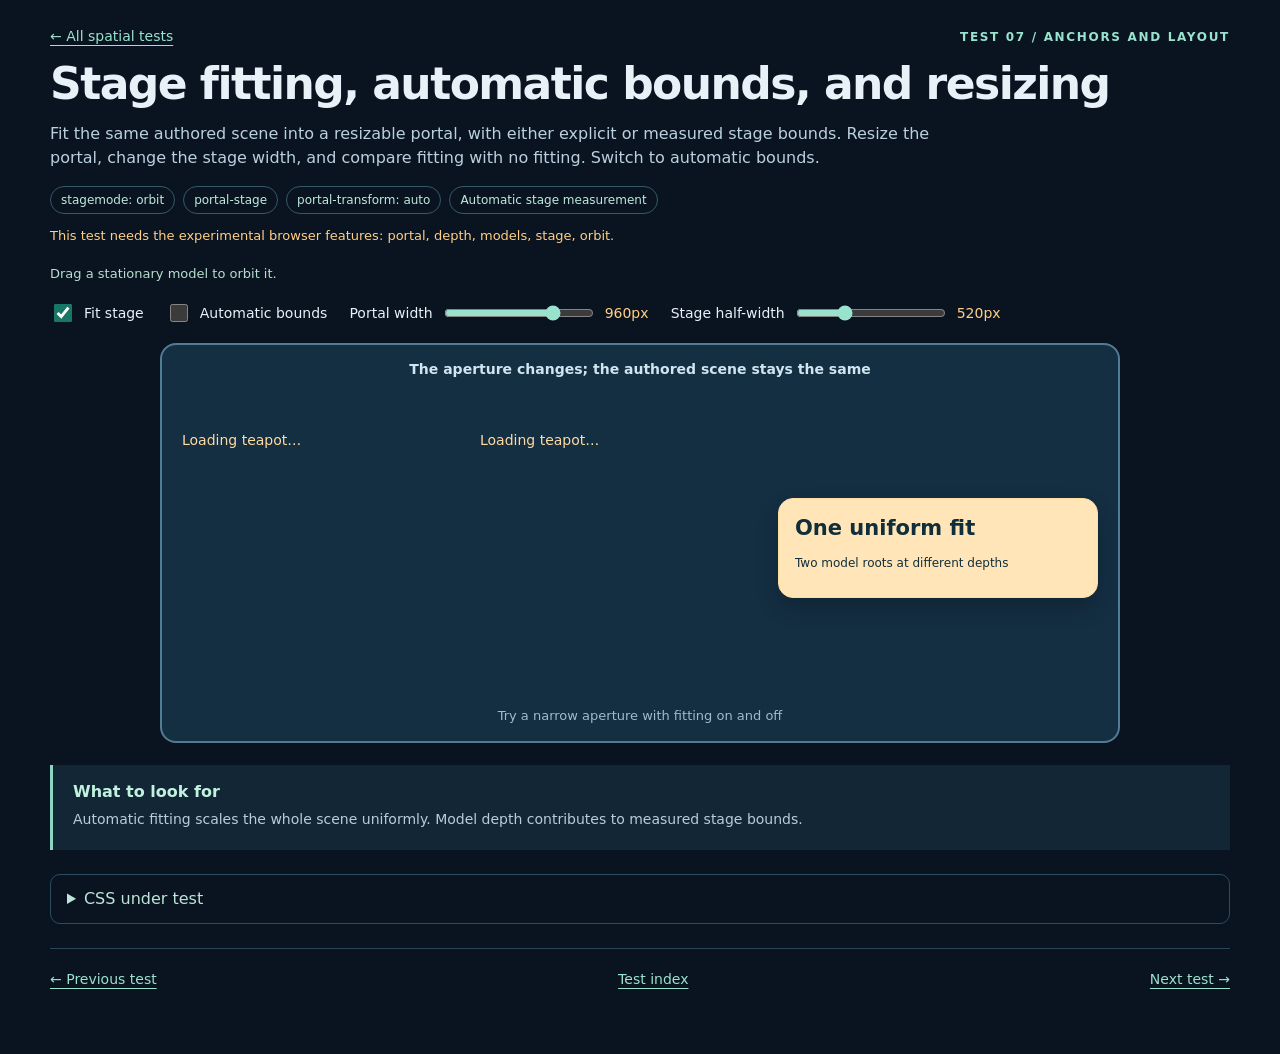
<file: 07-stage-fit.html>
<!doctype html>
<html lang="en">
  <head>
    <meta charset="utf-8" />
    <meta name="viewport" content="width=device-width, initial-scale=1" />
    <meta
      name="description"
      content="Fit the same authored scene into a resizable portal, with either explicit or measured stage bounds." />
    <title>Test 07 · Stage fitting, automatic bounds, and resizing · Spatial CSS</title>
    <link rel="stylesheet" href="shared/site.css" />
    <style data-test-css>
      #portal {
        width: min(960px, 100%);
        margin-inline: auto;
      }
      #left-pot {
        left: -270px;
        top: -130px;
        inset-front: 330px;
        width: 280px;
        height: 240px;
      }
      #right-pot {
        left: 270px;
        top: -180px;
        inset-front: 580px;
        width: 280px;
        height: 240px;
        transform: rotateY(45deg);
      }
      #fit-card {
        top: -160px;
        inset-front: 180px;
        width: 320px;
        height: 100px;
        padding: 16px;
      }
    </style>
    <script type="module" src="shared/common.js"></script>
  </head>
  <body data-test="07" data-needs="portal depth models stage orbit">
    <main>
      <nav class="topline">
        <a href="index.html">← All spatial tests</a>
        <span class="eyebrow">Test 07 / Anchors and layout</span>
      </nav>
      <h1>Stage fitting, automatic bounds, and resizing</h1>
      <p class="intro">
        Fit the same authored scene into a resizable portal, with either explicit or measured stage
        bounds. Resize the portal, change the stage width, and compare fitting with no fitting.
        Switch to automatic bounds.
      </p>
      <div class="features" aria-label="Features under test">
        <span class="feature">stagemode: orbit</span>
        <span class="feature">portal-stage</span>
        <span class="feature">portal-transform: auto</span>
        <span class="feature">Automatic stage measurement</span>
      </div>
      <p class="runtime" data-runtime role="status"></p>
      <p class="orbit-hint">Drag a stationary model to orbit it.</p>
      <div class="controls" aria-label="Test controls">
        <label>
          <input id="fit" type="checkbox" checked />
          Fit stage
        </label>
        <label>
          <input id="auto-stage" type="checkbox" />
          Automatic bounds
        </label>
        <label>
          Portal width
          <input id="portal-width" type="range" min="460" max="1120" value="960" />
          <output for="portal-width">960px</output>
        </label>
        <label>
          Stage half-width
          <input id="stage-width" type="range" min="350" max="900" value="520" />
          <output for="stage-width">520px</output>
        </label>
      </div>
      <section class="portal" id="portal" aria-label="Resizable fitted spatial stage">
        <h2 class="glass">The aperture changes; the authored scene stays the same</h2>
        <model
          id="left-pot"
          class="object"
          src="models/teapot.usdz"
          stagemode="orbit"
          aria-label="Teapot"
          data-name="Teapot"
          title="Drag to orbit">
          <span class="fallback">Loading teapot…</span>
        </model>
        <model
          id="right-pot"
          class="object"
          src="models/teapot.usdz"
          stagemode="orbit"
          aria-label="Teapot"
          data-name="Teapot"
          title="Drag to orbit">
          <span class="fallback">Loading teapot…</span>
        </model>
        <article class="card amber" id="fit-card">
          <h2>One uniform fit</h2>
          <small>Two model roots at different depths</small>
        </article>
        <p class="glass bottom">Try a narrow aperture with fitting on and off</p>
      </section>

      <aside class="expectation">
        <strong>What to look for</strong>
        <p>
          Automatic fitting scales the whole scene uniformly. Model depth contributes to measured
          stage bounds.
        </p>
      </aside>
      <details>
        <summary>CSS under test</summary>
        <pre><code data-css-source></code></pre>
      </details>
      <nav class="footer-nav">
        <a href="06-origins-and-depth.html">← Previous test</a>
        <a href="index.html">Test index</a>
        <a href="08-nested-stages.html">Next test →</a>
      </nav>
    </main>
    <script type="module">
      import {
        $,
        watchRange,
        modelsReady,
        setPaused,
        isPaused,
        onMotionChange,
      } from './shared/common.js';
      function updateStage() {
        $('portal').style.setProperty(
          'portal-stage',
          $('auto-stage').checked
            ? 'auto / auto 0px'
            : `260px ${$('stage-width').value}px / 1000px 0px`,
        );
        $('stage-width').disabled = $('auto-stage').checked;
      }
      $('fit').addEventListener('change', () =>
        $('portal').style.setProperty('portal-transform', $('fit').checked ? 'auto' : 'none'),
      );
      $('auto-stage').addEventListener('change', updateStage);
      watchRange(
        'portal-width',
        value => ($('portal').style.width = `min(${value}px, 100%)`),
        'px',
      );
      watchRange('stage-width', updateStage, 'px');
    </script>
  </body>
</html>
</file>
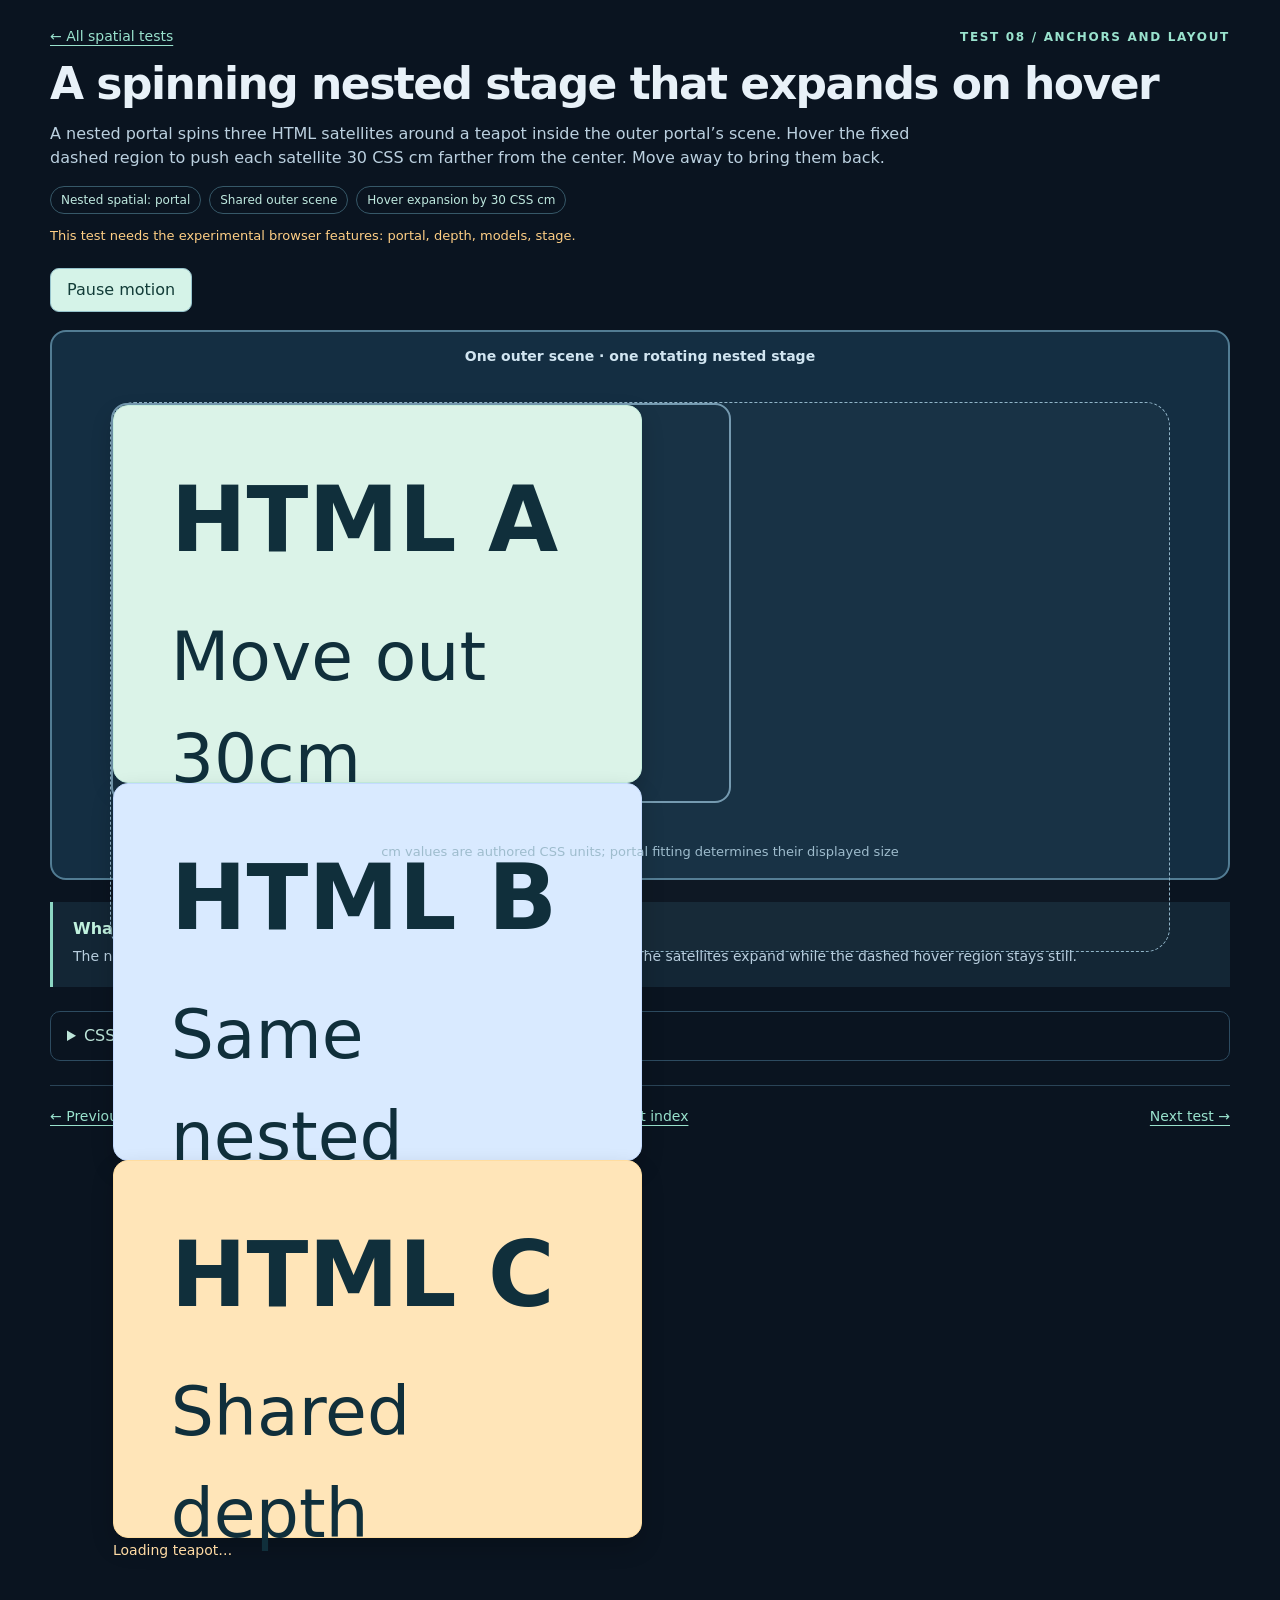
<file: 08-nested-stages.html>
<!doctype html>
<html lang="en">
  <head>
    <meta charset="utf-8" />
    <meta name="viewport" content="width=device-width, initial-scale=1" />
    <meta
      name="description"
      content="A nested portal spins three HTML satellites around a teapot inside the outer portal’s scene." />
    <title>Test 08 · A spinning nested stage that expands on hover · Spatial CSS</title>
    <link rel="stylesheet" href="shared/site.css" />
    <style data-test-css>
      #portal {
        height: 550px;
        portal-stage: 320px 620px / 1600px 0px;
      }
      .nested-region {
        position: spatial-absolute;
        transform-style: preserve-3d;
        width: 1060px;
        height: 550px;
        inset-front: 460px;
        border: 1px dashed #91b5c8;
        border-radius: 24px;
        background: #ffffff05;
      }
      .nested {
        position: spatial-absolute;
        spatial: portal;
        width: 620px;
        height: 400px;
        inset-front: 80px;
        portal-stage: 25cm 40cm / 80cm 0cm;
        portal-transform: auto;
        transform-style: preserve-3d;
        animation: nested-turn 20s linear infinite;
        border: 2px solid #759ab0;
        border-radius: 16px;
      }
      .satellite {
        width: 14cm;
        height: 10cm;
        padding: 1.5cm;
        inset-front: 34cm;
        font-size: 2.2cm;
        transition: transform 800ms ease-in-out;
      }
      .satellite h2 {
        font-size: 2.4cm;
        margin-bottom: 0.8cm;
      }
      .satellite p {
        font-size: 1.8cm;
      }
      #sat-a {
        left: -16cm;
      }
      #sat-b {
        left: 8cm;
        top: -13.856cm;
      }
      #sat-c {
        left: 8cm;
        top: 13.856cm;
      }
      .nested-region:is(:hover, :focus-within) #sat-a {
        transform: translateX(-30cm);
      }
      .nested-region:is(:hover, :focus-within) #sat-b {
        transform: translate(15cm, -25.981cm);
      }
      .nested-region:is(:hover, :focus-within) #sat-c {
        transform: translate(15cm, 25.981cm);
      }
      #teapot {
        width: 30cm;
        height: 24cm;
        inset-front: 42cm;
      }
      @keyframes nested-turn {
        to {
          transform: rotateZ(1turn) rotateY(20deg);
        }
      }
    </style>
    <script type="module" src="shared/common.js"></script>
  </head>
  <body data-test="08" data-needs="portal depth models stage">
    <main>
      <nav class="topline">
        <a href="index.html">← All spatial tests</a>
        <span class="eyebrow">Test 08 / Anchors and layout</span>
      </nav>
      <h1>A spinning nested stage that expands on hover</h1>
      <p class="intro">
        A nested portal spins three HTML satellites around a teapot inside the outer portal’s scene.
        Hover the fixed dashed region to push each satellite 30 CSS cm farther from the center. Move
        away to bring them back.
      </p>
      <div class="features" aria-label="Features under test">
        <span class="feature">Nested spatial: portal</span>
        <span class="feature">Shared outer scene</span>
        <span class="feature">Hover expansion by 30 CSS cm</span>
      </div>
      <p class="runtime" data-runtime role="status"></p>
      <div class="controls" aria-label="Test controls">
        <button type="button" data-motion>Pause motion</button>
      </div>
      <section
        class="portal"
        id="portal"
        aria-label="Spinning nested portal with expanding HTML satellites">
        <h2 class="glass">One outer scene · one rotating nested stage</h2>
        <div
          class="nested-region"
          id="nested-region"
          tabindex="0"
          aria-label="Hover or focus to expand satellites">
          <section class="nested" id="nested" aria-label="Nested spatial stage">
            <article class="card satellite" id="sat-a">
              <h2>HTML A</h2>
              <p>Move out 30cm</p>
            </article>
            <article class="card blue satellite" id="sat-b">
              <h2>HTML B</h2>
              <p>Same nested stage</p>
            </article>
            <article class="card amber satellite" id="sat-c">
              <h2>HTML C</h2>
              <p>Shared depth</p>
            </article>
            <model
              id="teapot"
              class="object"
              src="models/teapot.usdz"
              stagemode="none"
              aria-label="Teapot"
              data-name="Teapot">
              <span class="fallback">Loading teapot…</span>
            </model>
          </section>
        </div>
        <p class="glass bottom">
          cm values are authored CSS units; portal fitting determines their displayed size
        </p>
      </section>

      <aside class="expectation">
        <strong>What to look for</strong>
        <p>
          The nested content rotates as one stage and remains in the outer depth scene. The
          satellites expand while the dashed hover region stays still.
        </p>
      </aside>
      <details>
        <summary>CSS under test</summary>
        <pre><code data-css-source></code></pre>
      </details>
      <nav class="footer-nav">
        <a href="07-stage-fit.html">← Previous test</a>
        <a href="index.html">Test index</a>
        <a href="09-native-input.html">Next test →</a>
      </nav>
    </main>
  </body>
</html>
</file>
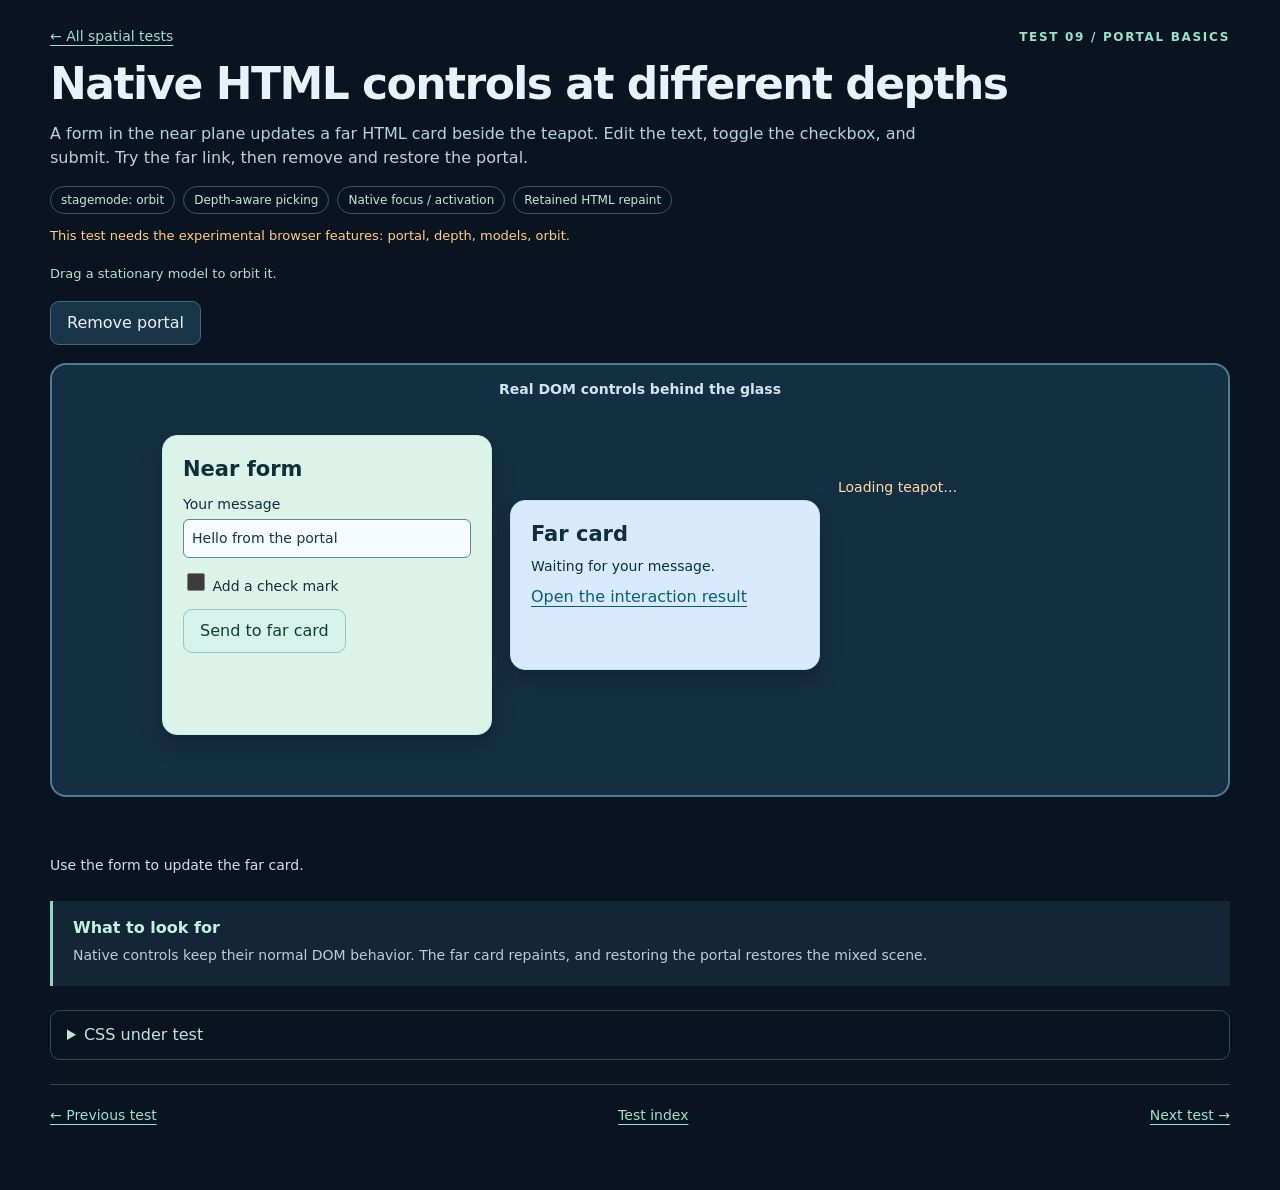
<file: 09-native-input.html>
<!doctype html>
<html lang="en">
  <head>
    <meta charset="utf-8" />
    <meta name="viewport" content="width=device-width, initial-scale=1" />
    <meta
      name="description"
      content="A form in the near plane updates a far HTML card beside the teapot." />
    <title>Test 09 · Native HTML controls at different depths · Spatial CSS</title>
    <link rel="stylesheet" href="shared/site.css" />
    <style data-test-css>
      #form-card {
        left: -250px;
        inset-front: 180px;
        width: 330px;
        height: 300px;
      }
      #form-card label {
        display: block;
        font-size: 14px;
        margin-block: 12px;
      }
      #form-card input[type='text'] {
        width: 100%;
        margin-top: 4px;
      }
      #far-card {
        left: 250px;
        top: -75px;
        inset-front: 620px;
        width: 310px;
        height: 170px;
      }
      #teapot {
        left: 390px;
        top: -70px;
        inset-front: 360px;
        width: 280px;
        height: 220px;
      }
      #mount {
        min-height: 480px;
      }
    </style>
    <script type="module" src="shared/common.js"></script>
  </head>
  <body data-test="09" data-needs="portal depth models orbit">
    <main>
      <nav class="topline">
        <a href="index.html">← All spatial tests</a>
        <span class="eyebrow">Test 09 / Portal basics</span>
      </nav>
      <h1>Native HTML controls at different depths</h1>
      <p class="intro">
        A form in the near plane updates a far HTML card beside the teapot. Edit the text, toggle
        the checkbox, and submit. Try the far link, then remove and restore the portal.
      </p>
      <div class="features" aria-label="Features under test">
        <span class="feature">stagemode: orbit</span>
        <span class="feature">Depth-aware picking</span>
        <span class="feature">Native focus / activation</span>
        <span class="feature">Retained HTML repaint</span>
      </div>
      <p class="runtime" data-runtime role="status"></p>
      <p class="orbit-hint">Drag a stationary model to orbit it.</p>
      <div class="controls" aria-label="Test controls">
        <button class="secondary" id="toggle-portal" type="button">Remove portal</button>
      </div>
      <div id="mount">
        <section
          class="portal"
          id="portal"
          aria-label="Native HTML form and far card in a mixed scene">
          <h2 class="glass">Real DOM controls behind the glass</h2>
          <form class="card" id="form-card">
            <h2>Near form</h2>
            <label>
              Your message
              <input id="message" type="text" value="Hello from the portal" maxlength="70" />
            </label>
            <label>
              <input id="check" type="checkbox" />
              Add a check mark
            </label>
            <button id="send" type="submit">Send to far card</button>
          </form>
          <article class="card blue" id="far-card">
            <h2>Far card</h2>
            <p id="received" aria-live="polite">Waiting for your message.</p>
            <a id="far-link" href="#input-result">Open the interaction result</a>
          </article>
          <model
            id="teapot"
            class="object"
            src="models/teapot.usdz"
            stagemode="orbit"
            aria-label="Teapot"
            data-name="Teapot"
            title="Drag to orbit">
            <span class="fallback">Loading teapot…</span>
          </model>
        </section>
      </div>
      <p class="readout" id="input-result" role="status" aria-live="polite">
        Use the form to update the far card.
      </p>
      <aside class="expectation">
        <strong>What to look for</strong>
        <p>
          Native controls keep their normal DOM behavior. The far card repaints, and restoring the
          portal restores the mixed scene.
        </p>
      </aside>
      <details>
        <summary>CSS under test</summary>
        <pre><code data-css-source></code></pre>
      </details>
      <nav class="footer-nav">
        <a href="08-nested-stages.html">← Previous test</a>
        <a href="index.html">Test index</a>
        <a href="10-usdz-animation.html">Next test →</a>
      </nav>
    </main>
    <script type="module">
      import {
        $,
        watchRange,
        modelsReady,
        setPaused,
        isPaused,
        onMotionChange,
      } from './shared/common.js';
      let count = 0;
      const portal = $('portal');
      $('form-card').addEventListener('submit', event => {
        event.preventDefault();
        count += 1;
        $('received').textContent = `${$('check').checked ? '✓ ' : ''}${$('message').value}`;
        $('input-result').textContent =
          `Messages sent: ${count}. Native form submission updated the far card.`;
      });
      $('toggle-portal').addEventListener('click', event => {
        if (portal.isConnected) {
          portal.remove();
        } else {
          $('mount').append(portal);
        }
        event.currentTarget.textContent = portal.isConnected ? 'Remove portal' : 'Restore portal';
      });
      portal.addEventListener('click', event => {
        window.demoState.lastClick = {
          target: event.target.id,
          trusted: event.isTrusted,
          x: event.clientX,
          y: event.clientY,
        };
      });
    </script>
  </body>
</html>
</file>
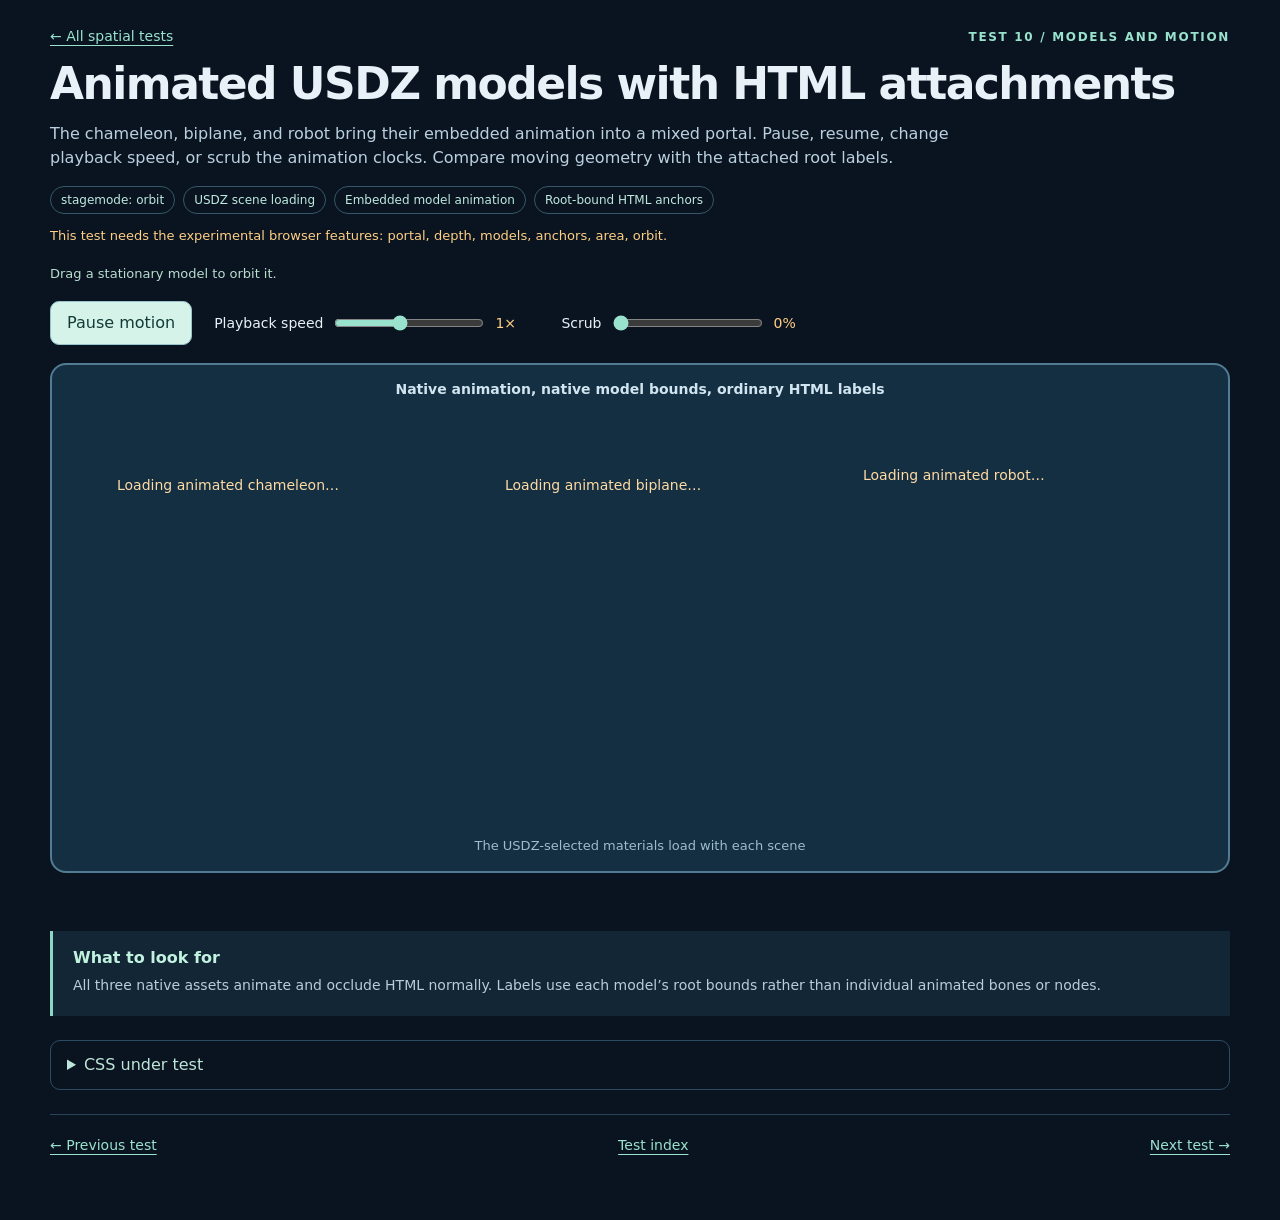
<file: 10-usdz-animation.html>
<!doctype html>
<html lang="en">
  <head>
    <meta charset="utf-8" />
    <meta name="viewport" content="width=device-width, initial-scale=1" />
    <meta
      name="description"
      content="The chameleon, biplane, and robot bring their embedded animation into a mixed portal." />
    <title>Test 10 · Animated USDZ models with HTML attachments · Spatial CSS</title>
    <link rel="stylesheet" href="shared/site.css" />
    <style data-test-css>
      #portal {
        portal-stage: 280px 620px / 1200px 0px;
        height: 510px;
      }
      #chameleon {
        anchor-name: --chameleon;
        left: -385px;
        top: -130px;
        inset-front: 420px;
        width: 370px;
        height: 300px;
      }
      #biplane {
        anchor-name: --biplane;
        top: -130px;
        inset-front: 420px;
        width: 340px;
        height: 300px;
        transform: rotateY(-30deg);
      }
      #robot {
        anchor-name: --robot;
        left: 385px;
        top: -130px;
        inset-front: 420px;
        width: 300px;
        height: 320px;
      }
      .model-caption {
        position-area: bottom center / front;
        top: 18px;
        inset-back: 6px;
        width: 175px;
      }
      #chameleon-caption {
        position-anchor: --chameleon;
      }
      #biplane-caption {
        position-anchor: --biplane;
      }
      #robot-caption {
        position-anchor: --robot;
      }
    </style>
    <script type="module" src="shared/common.js"></script>
  </head>
  <body data-test="10" data-needs="portal depth models anchors area orbit">
    <main>
      <nav class="topline">
        <a href="index.html">← All spatial tests</a>
        <span class="eyebrow">Test 10 / Models and motion</span>
      </nav>
      <h1>Animated USDZ models with HTML attachments</h1>
      <p class="intro">
        The chameleon, biplane, and robot bring their embedded animation into a mixed portal. Pause,
        resume, change playback speed, or scrub the animation clocks. Compare moving geometry with
        the attached root labels.
      </p>
      <div class="features" aria-label="Features under test">
        <span class="feature">stagemode: orbit</span>
        <span class="feature">USDZ scene loading</span>
        <span class="feature">Embedded model animation</span>
        <span class="feature">Root-bound HTML anchors</span>
      </div>
      <p class="runtime" data-runtime role="status"></p>
      <p class="orbit-hint">Drag a stationary model to orbit it.</p>
      <div class="controls" aria-label="Test controls">
        <button type="button" data-motion>Pause motion</button>
        <label>
          Playback speed
          <input id="speed" type="range" min="0.25" max="2" step="0.25" value="1" />
          <output for="speed">1×</output>
        </label>
        <label>
          Scrub
          <input id="scrub" type="range" min="0" max="100" value="0" />
          <output for="scrub">0%</output>
        </label>
      </div>
      <section
        class="portal"
        id="portal"
        aria-label="Three animated USDZ assets mixed with HTML labels">
        <h2 class="glass">Native animation, native model bounds, ordinary HTML labels</h2>
        <model
          id="chameleon"
          class="object"
          src="models/chameleon_anim_mtl_variant.usdz"
          stagemode="orbit"
          aria-label="Animated chameleon"
          data-name="Animated chameleon"
          autoplay
          loop
          data-autoplay="true"
          title="Drag to orbit">
          <span class="fallback">Loading animated chameleon…</span>
        </model>
        <model
          id="biplane"
          class="object"
          src="models/toy_biplane_realistic.usdz"
          stagemode="orbit"
          aria-label="Animated biplane"
          data-name="Animated biplane"
          autoplay
          loop
          data-autoplay="true"
          title="Drag to orbit">
          <span class="fallback">Loading animated biplane…</span>
        </model>
        <model
          id="robot"
          class="object"
          src="models/robot.usdz"
          stagemode="orbit"
          aria-label="Animated robot"
          data-name="Animated robot"
          autoplay
          loop
          data-autoplay="true"
          title="Drag to orbit">
          <span class="fallback">Loading animated robot…</span>
        </model>
        <span class="anchor-label model-caption" id="chameleon-caption">Chameleon root</span>
        <span class="anchor-label model-caption" id="biplane-caption">Biplane root</span>
        <span class="anchor-label model-caption" id="robot-caption">Robot root</span>
        <p class="glass bottom">The USDZ-selected materials load with each scene</p>
      </section>
      <p class="readout" id="animation-clocks"></p>
      <aside class="expectation">
        <strong>What to look for</strong>
        <p>
          All three native assets animate and occlude HTML normally. Labels use each model’s root
          bounds rather than individual animated bones or nodes.
        </p>
      </aside>
      <details>
        <summary>CSS under test</summary>
        <pre><code data-css-source></code></pre>
      </details>
      <nav class="footer-nav">
        <a href="09-native-input.html">← Previous test</a>
        <a href="index.html">Test index</a>
        <a href="11-portal-clipping.html">Next test →</a>
      </nav>
    </main>
    <script type="module">
      import {
        $,
        watchRange,
        modelsReady,
        setPaused,
        isPaused,
        onMotionChange,
      } from './shared/common.js';
      const animated = [...document.querySelectorAll('model')];
      watchRange(
        'speed',
        value => {
          for (const item of animated) {
            if ('playbackRate' in item) {
              item.playbackRate = value;
            }
          }
        },
        '×',
      );
      $('scrub').addEventListener('input', event => {
        setPaused(true);
        document.querySelector('output[for="scrub"]').value = `${event.target.value}%`;
        for (const item of animated) {
          if (item.duration > 0) {
            item.currentTime = (item.duration * Number(event.target.value)) / 100;
          }
        }
      });
      const timer = setInterval(() => {
        $('animation-clocks').textContent = animated
          .filter(item => 'duration' in item)
          .map(
            item =>
              `${item.dataset.name}: ${item.currentTime.toFixed(1)} / ${item.duration.toFixed(1)}s`,
          )
          .join(' · ');
      }, 500);
      addEventListener('pagehide', () => clearInterval(timer), {once: true});
    </script>
  </body>
</html>
</file>
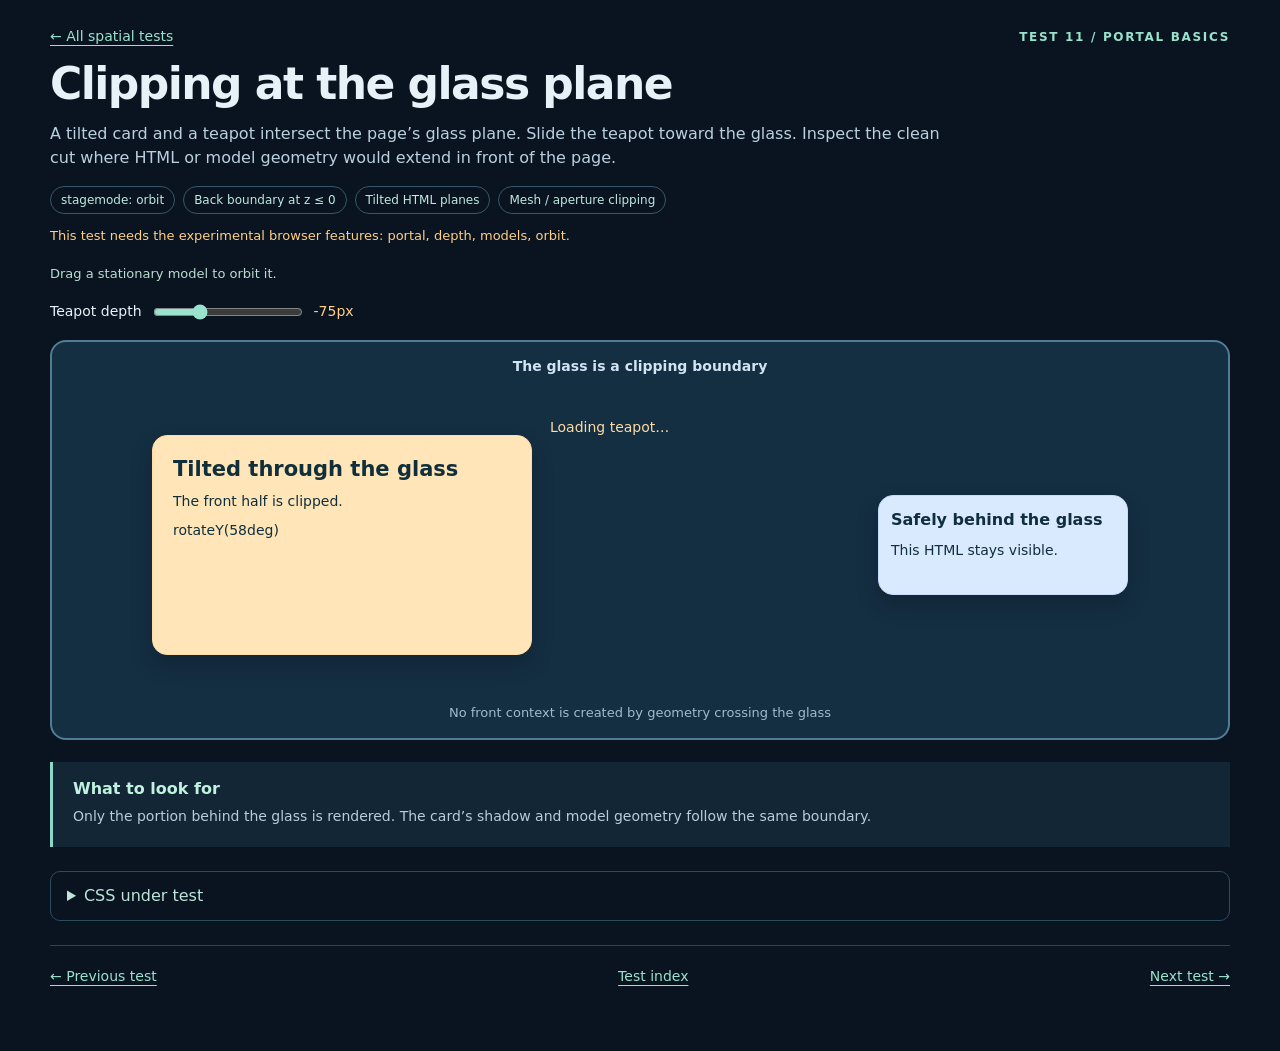
<file: 11-portal-clipping.html>
<!doctype html>
<html lang="en">
  <head>
    <meta charset="utf-8" />
    <meta name="viewport" content="width=device-width, initial-scale=1" />
    <meta
      name="description"
      content="A tilted card and a teapot intersect the page’s glass plane." />
    <title>Test 11 · Clipping at the glass plane · Spatial CSS</title>
    <link rel="stylesheet" href="shared/site.css" />
    <style data-test-css>
      #cut-card {
        left: -230px;
        inset-front: 10px;
        width: 380px;
        height: 220px;
        transform: rotateY(58deg);
      }
      #teapot {
        left: 220px;
        inset-front: -75px;
        width: 310px;
        height: 260px;
        transform: rotateY(25deg);
      }
      #back-card {
        left: 220px;
        top: -170px;
        inset-front: 760px;
        width: 250px;
        height: 100px;
        padding: 12px;
      }
    </style>
    <script type="module" src="shared/common.js"></script>
  </head>
  <body data-test="11" data-needs="portal depth models orbit">
    <main>
      <nav class="topline">
        <a href="index.html">← All spatial tests</a>
        <span class="eyebrow">Test 11 / Portal basics</span>
      </nav>
      <h1>Clipping at the glass plane</h1>
      <p class="intro">
        A tilted card and a teapot intersect the page’s glass plane. Slide the teapot toward the
        glass. Inspect the clean cut where HTML or model geometry would extend in front of the page.
      </p>
      <div class="features" aria-label="Features under test">
        <span class="feature">stagemode: orbit</span>
        <span class="feature">Back boundary at z ≤ 0</span>
        <span class="feature">Tilted HTML planes</span>
        <span class="feature">Mesh / aperture clipping</span>
      </div>
      <p class="runtime" data-runtime role="status"></p>
      <p class="orbit-hint">Drag a stationary model to orbit it.</p>
      <div class="controls" aria-label="Test controls">
        <label>
          Teapot depth
          <input id="depth" type="range" min="-250" max="350" value="-75" />
          <output for="depth">-75px</output>
        </label>
      </div>
      <section
        class="portal"
        id="portal"
        aria-label="HTML and a model clipped by the front portal boundary">
        <h2 class="glass">The glass is a clipping boundary</h2>
        <article class="card amber" id="cut-card">
          <h2>Tilted through the glass</h2>
          <p>The front half is clipped.</p>
          <p>rotateY(58deg)</p>
        </article>
        <model
          id="teapot"
          class="object"
          src="models/teapot.usdz"
          stagemode="orbit"
          aria-label="Teapot"
          data-name="Teapot"
          title="Drag to orbit">
          <span class="fallback">Loading teapot…</span>
        </model>
        <article class="card blue" id="back-card">
          <strong>Safely behind the glass</strong>
          <p>This HTML stays visible.</p>
        </article>
        <p class="glass bottom">No front context is created by geometry crossing the glass</p>
      </section>

      <aside class="expectation">
        <strong>What to look for</strong>
        <p>
          Only the portion behind the glass is rendered. The card’s shadow and model geometry follow
          the same boundary.
        </p>
      </aside>
      <details>
        <summary>CSS under test</summary>
        <pre><code data-css-source></code></pre>
      </details>
      <nav class="footer-nav">
        <a href="10-usdz-animation.html">← Previous test</a>
        <a href="index.html">Test index</a>
        <a href="12-airshow.html">Next test →</a>
      </nav>
    </main>
    <script type="module">
      import {
        $,
        watchRange,
        modelsReady,
        setPaused,
        isPaused,
        onMotionChange,
      } from './shared/common.js';
      watchRange(
        'depth',
        value => $('teapot').style.setProperty('inset-front', `${value}px`),
        'px',
      );
    </script>
  </body>
</html>
</file>
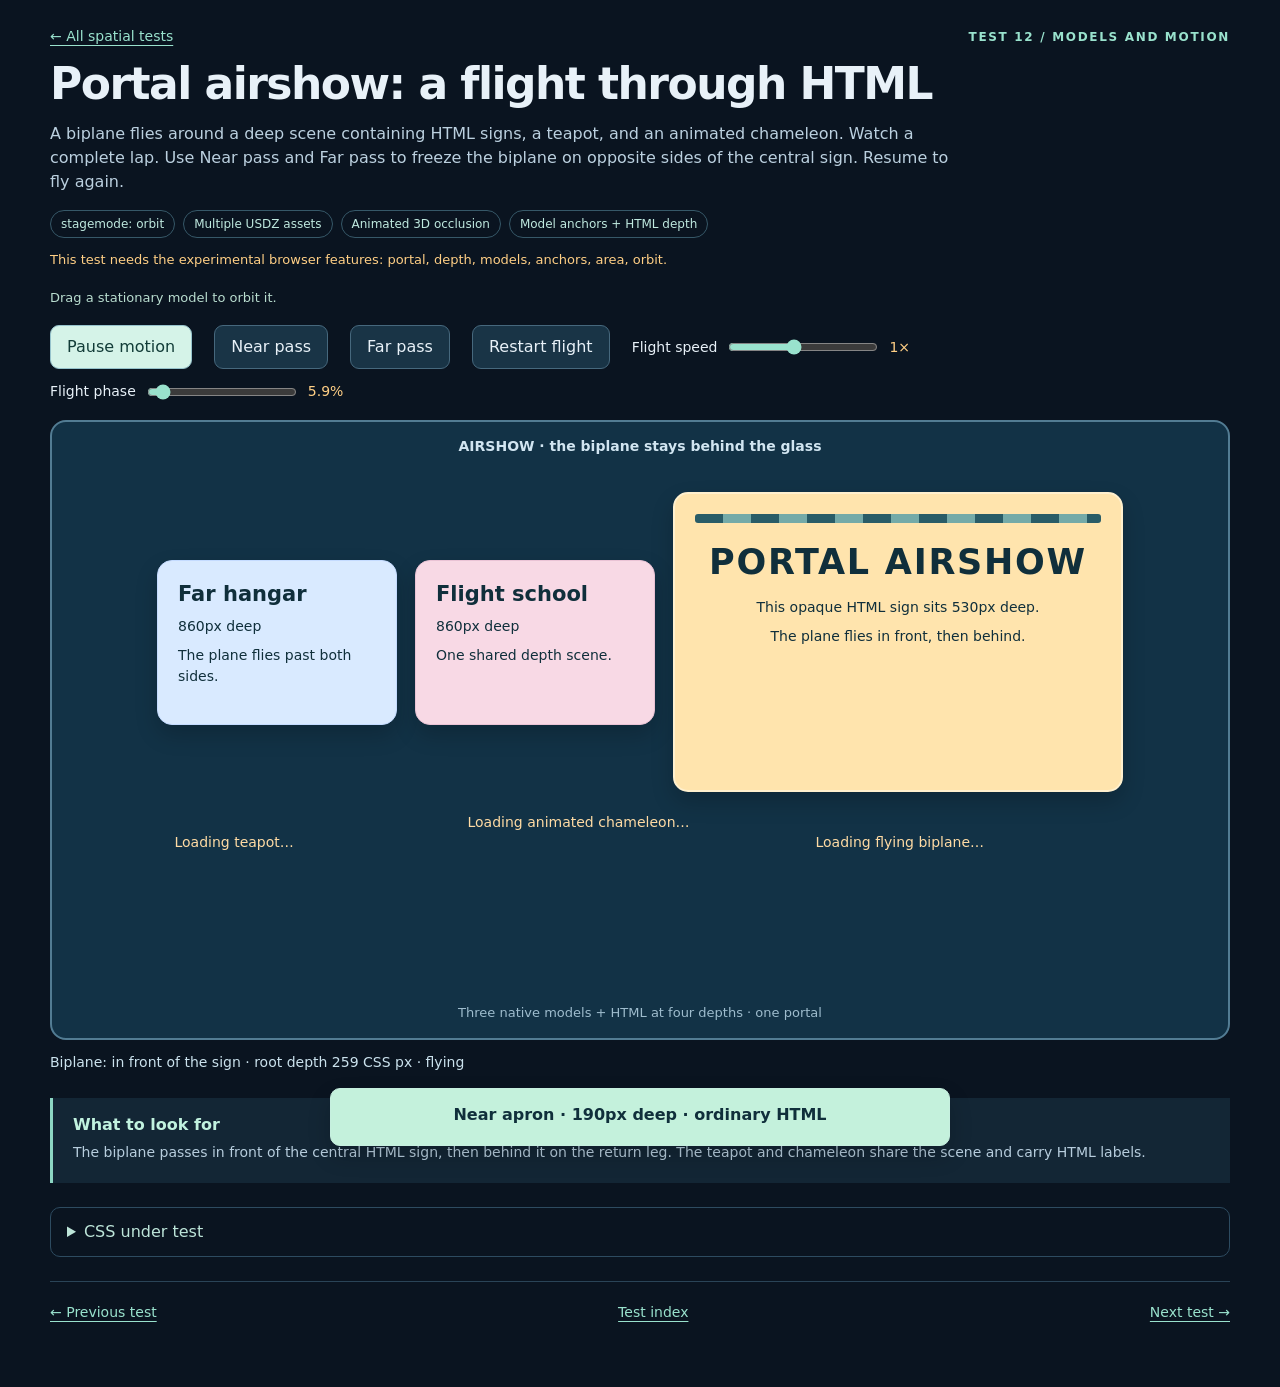
<file: 12-airshow.html>
<!doctype html>
<html lang="en">
  <head>
    <meta charset="utf-8" />
    <meta name="viewport" content="width=device-width, initial-scale=1" />
    <meta
      name="description"
      content="A biplane flies around a deep scene containing HTML signs, a teapot, and an animated chameleon." />
    <title>Test 12 · Portal airshow: a flight through HTML · Spatial CSS</title>
    <link rel="stylesheet" href="shared/site.css" />
    <style data-test-css>
      #portal {
        height: 620px;
        portal-stage: 360px 660px / 1600px 0px;
        background-color: #123246;
      }
      #main-sign {
        inset-front: 530px;
        top: -100px;
        width: 450px;
        height: 300px;
        text-align: center;
        background: #ffe4ad;
        border: 2px solid #fff0ce;
      }
      #main-sign h2 {
        font-size: 35px;
        margin: 18px 0 12px;
        letter-spacing: 0.05em;
      }
      #main-sign .stripe {
        height: 9px;
        border-radius: 3px;
        background: repeating-linear-gradient(90deg, #295c67 0 28px, #74aaa8 28px 56px);
      }
      #rear-sign {
        left: -400px;
        top: 10px;
        inset-front: 860px;
        width: 240px;
        height: 165px;
      }
      #right-sign {
        left: 400px;
        top: -170px;
        inset-front: 860px;
        width: 240px;
        height: 165px;
      }
      #foreground {
        top: 265px;
        inset-front: 190px;
        width: 620px;
        height: 58px;
        padding: 14px;
        text-align: center;
        border-radius: 10px;
        background: #c4f1dc;
      }
      #flyer {
        anchor-name: --flyer;
        width: 290px;
        height: 220px;
        inset-front: 230px;
        top: -140px;
      }
      #teapot {
        anchor-name: --show-teapot;
        left: -320px;
        top: -100px;
        inset-front: 650px;
        width: 275px;
        height: 220px;
        transform: rotateY(-25deg);
      }
      #chameleon {
        anchor-name: --show-chameleon;
        left: 480px;
        top: -80px;
        inset-front: 700px;
        width: 330px;
        height: 260px;
      }
      .show-label {
        position-area: top center / front;
        bottom: 10px;
        inset-back: 6px;
      }
      #plane-label {
        position-anchor: --flyer;
        width: 150px;
      }
      #teapot-label {
        position-anchor: --show-teapot;
      }
      #chameleon-label {
        position-anchor: --show-chameleon;
      }
    </style>
    <script type="module" src="shared/common.js"></script>
  </head>
  <body data-test="12" data-needs="portal depth models anchors area orbit">
    <main>
      <nav class="topline">
        <a href="index.html">← All spatial tests</a>
        <span class="eyebrow">Test 12 / Models and motion</span>
      </nav>
      <h1>Portal airshow: a flight through HTML</h1>
      <p class="intro">
        A biplane flies around a deep scene containing HTML signs, a teapot, and an animated
        chameleon. Watch a complete lap. Use Near pass and Far pass to freeze the biplane on
        opposite sides of the central sign. Resume to fly again.
      </p>
      <div class="features" aria-label="Features under test">
        <span class="feature">stagemode: orbit</span>
        <span class="feature">Multiple USDZ assets</span>
        <span class="feature">Animated 3D occlusion</span>
        <span class="feature">Model anchors + HTML depth</span>
      </div>
      <p class="runtime" data-runtime role="status"></p>
      <p class="orbit-hint">Drag a stationary model to orbit it.</p>
      <div class="controls" aria-label="Test controls">
        <button type="button" data-motion>Pause motion</button>
        <button class="secondary" id="near-pass" type="button">Near pass</button>
        <button class="secondary" id="far-pass" type="button">Far pass</button>
        <button class="secondary" id="restart" type="button">Restart flight</button>
        <label>
          Flight speed
          <input id="flight-speed" type="range" min="0.25" max="2" step="0.25" value="1" />
          <output for="flight-speed">1×</output>
        </label>
        <label>
          Flight phase
          <input id="flight-phase" type="range" min="0" max="100" step="0.1" value="0" />
          <output for="flight-phase">0%</output>
        </label>
      </div>
      <section
        class="portal"
        id="portal"
        aria-label="Large multi-asset portal airshow with a flying biplane and HTML signs">
        <h2 class="glass">AIRSHOW · the biplane stays behind the glass</h2>
        <article class="card blue" id="rear-sign">
          <h2>Far hangar</h2>
          <p>860px deep</p>
          <p>The plane flies past both sides.</p>
        </article>
        <article class="card pink" id="right-sign">
          <h2>Flight school</h2>
          <p>860px deep</p>
          <p>One shared depth scene.</p>
        </article>
        <article class="card amber" id="main-sign">
          <div class="stripe"></div>
          <h2>PORTAL AIRSHOW</h2>
          <p>This opaque HTML sign sits 530px deep.</p>
          <p>The plane flies in front, then behind.</p>
        </article>
        <model
          id="teapot"
          class="object"
          src="models/teapot.usdz"
          stagemode="orbit"
          aria-label="Teapot"
          data-name="Teapot"
          title="Drag to orbit">
          <span class="fallback">Loading teapot…</span>
        </model>
        <model
          id="chameleon"
          class="object"
          src="models/chameleon_anim_mtl_variant.usdz"
          stagemode="orbit"
          aria-label="Animated chameleon"
          data-name="Animated chameleon"
          autoplay
          loop
          data-autoplay="true"
          title="Drag to orbit">
          <span class="fallback">Loading animated chameleon…</span>
        </model>
        <model
          id="flyer"
          class="object"
          src="models/toy_biplane_realistic.usdz"
          stagemode="none"
          aria-label="Flying biplane"
          data-name="Flying biplane"
          autoplay
          loop
          data-autoplay="true">
          <span class="fallback">Loading flying biplane…</span>
        </model>
        <span class="anchor-label show-label" id="plane-label">Biplane anchor</span>
        <span class="anchor-label show-label" id="teapot-label">Teapot anchor</span>
        <span class="anchor-label show-label" id="chameleon-label">Chameleon root</span>
        <article class="card" id="foreground">
          <strong>Near apron · 190px deep · ordinary HTML</strong>
        </article>
        <p class="glass bottom">Three native models + HTML at four depths · one portal</p>
      </section>
      <p class="readout" id="flight-readout" aria-live="off"></p>
      <aside class="expectation">
        <strong>What to look for</strong>
        <p>
          The biplane passes in front of the central HTML sign, then behind it on the return leg.
          The teapot and chameleon share the scene and carry HTML labels.
        </p>
      </aside>
      <details>
        <summary>CSS under test</summary>
        <pre><code data-css-source></code></pre>
      </details>
      <nav class="footer-nav">
        <a href="11-portal-clipping.html">← Previous test</a>
        <a href="index.html">Test index</a>
        <a href="index.html">Next test →</a>
      </nav>
    </main>
    <script type="module">
      import {
        $,
        watchRange,
        modelsReady,
        setPaused,
        isPaused,
        onMotionChange,
      } from './shared/common.js';
      let phase = 0,
        speed = 1,
        previous = null,
        frame = 0,
        lastReadout = 0,
        lastDrawnPhase = null;
      const flyer = $('flyer');
      function draw() {
        if (lastDrawnPhase === phase) {
          return;
        }
        lastDrawnPhase = phase;
        const angle = phase * Math.PI * 2;
        const x = 400 * Math.sin(angle);
        const y = -105 + 140 * Math.cos(angle);
        const depth = 660 - 430 * Math.cos(angle);
        flyer.style.left = `${x}px`;
        flyer.style.top = `${y}px`;
        flyer.style.setProperty('inset-front', `${depth}px`);
        flyer.style.transform = `rotateY(${90 + phase * 360}deg) rotateZ(${Math.sin(angle) * 14}deg)`;
        window.demoState.flight = {
          phase,
          x,
          y,
          depth,
          side: depth < 530 ? 'in front of the sign' : 'behind the sign',
        };
      }
      function updateReadout() {
        const flight = window.demoState.flight;
        $('flight-readout').textContent =
          `Biplane: ${flight.side} · root depth ${flight.depth.toFixed(0)} CSS px · ${isPaused() ? 'paused' : 'flying'}`;
        $('flight-phase').value = phase * 100;
        document.querySelector('output[for="flight-phase"]').value = `${(phase * 100).toFixed(1)}%`;
      }
      function setFlightPhase(value) {
        phase = ((Number(value) % 1) + 1) % 1;
        draw();
        updateReadout();
      }
      window.demoApi.setFlightPhase = setFlightPhase;
      $('near-pass').addEventListener('click', () => {
        setPaused(true);
        setFlightPhase(0);
      });
      $('far-pass').addEventListener('click', () => {
        setPaused(true);
        setFlightPhase(0.5);
      });
      $('restart').addEventListener('click', () => {
        setFlightPhase(0);
        for (const item of document.querySelectorAll('model[autoplay]')) {
          if (item.duration > 0) {
            item.currentTime = 0;
          }
        }
        setPaused(false);
      });
      $('flight-phase').addEventListener('input', event => {
        setPaused(true);
        setFlightPhase(Number(event.target.value) / 100);
      });
      watchRange(
        'flight-speed',
        value => {
          speed = value;
        },
        '×',
      );
      onMotionChange(() => {
        previous = null;
        if (window.demoState.flight) {
          updateReadout();
        }
      });
      function tick(time) {
        if (previous !== null && !isPaused() && document.visibilityState === 'visible') {
          phase = (phase + (Math.min((time - previous) / 1000, 0.1) * speed) / 18) % 1;
        }
        previous = time;
        draw();
        if (time - lastReadout > 120) {
          updateReadout();
          lastReadout = time;
        }
        frame = requestAnimationFrame(tick);
      }
      setFlightPhase(0);
      frame = requestAnimationFrame(tick);
      addEventListener('pagehide', () => cancelAnimationFrame(frame), {once: true});
    </script>
  </body>
</html>
</file>
<file: shared/site.css>
:root {
  color-scheme: dark;
  font: 16px/1.5 system-ui, sans-serif;
  color: #e8f1f8;
  background: #0a1420;
  --mint: #99e2cd;
  --amber: #ffcf85;
  --blue: #b8d7ff;
  --ink: #102f3b;
}
* { box-sizing: border-box; }
body { margin: 0; padding: 26px 24px 64px; }
main { max-width: 1180px; margin: auto; }
a { color: var(--mint); text-underline-offset: 4px; }
a:hover { color: #ffffff; }
h1 { margin: 12px 0; font-size: clamp(28px, 4vw, 44px); line-height: 1.15; letter-spacing: -.035em; }
h2 { font-size: 21px; line-height: 1.25; }
p { margin: 12px 0; }
button, input, select, textarea { font: inherit; }
button, .button {
  display: inline-block;
  padding: 9px 16px;
  border: 1px solid #96c3cc;
  border-radius: 9px;
  background: #d5f3e8;
  color: #123c38;
  text-decoration: none;
  cursor: pointer;
}
button:hover, .button:hover { background: #ffffff; color: #123c38; }
button.secondary { background: #193446; color: #e8f1f8; border-color: #46687d; }
button:focus-visible, a:focus-visible, input:focus-visible, textarea:focus-visible, select:focus-visible {
  outline: 3px solid var(--amber);
  outline-offset: 4px;
}
button:disabled { opacity: .5; cursor: default; }
input[type="range"] { width: 150px; accent-color: var(--mint); }
input[type="checkbox"] { width: 18px; height: 18px; accent-color: #187666; }
input[type="text"], textarea, select {
  padding: 8px;
  border: 1px solid #648698;
  border-radius: 6px;
  background: #f5fbff;
  color: #173746;
}
.topline, .footer-nav { display: flex; justify-content: space-between; align-items: center; gap: 16px; flex-wrap: wrap; }
.topline { font-size: 14px; }
.eyebrow { color: var(--mint); font-size: 12px; font-weight: 750; letter-spacing: .14em; text-transform: uppercase; }
.intro { max-width: 900px; color: #bbd0df; }
.features { display: flex; gap: 8px; flex-wrap: wrap; margin: 16px 0 12px; }
.feature { padding: 4px 10px; border: 1px solid #365868; border-radius: 100px; color: #bfe9df; font-size: 12px; }
.runtime { color: #bdd5e3; min-height: 24px; margin: 8px 0 14px; font-size: 13px; }
.runtime[data-state="error"], .runtime[data-state="unsupported"] { color: var(--amber); }
.controls { display: flex; flex-wrap: wrap; align-items: center; gap: 12px 22px; margin: 18px 0; }
.controls label { display: inline-flex; align-items: center; gap: 9px; font-size: 14px; }
.controls output { min-width: 44px; color: var(--amber); font-variant-numeric: tabular-nums; }
.portal {
  spatial: portal;
  portal-stage: 260px 520px / 1000px 0px;
  portal-transform: auto;
  position: relative;
  width: 100%;
  height: 480px;
  border: 2px solid #527c93;
  border-radius: 16px;
  background-color: #142e42;
}
.portal-pair { display: grid; grid-template-columns: repeat(2, minmax(0, 1fr)); gap: 20px; }
.portal-pair .portal { height: 370px; portal-stage: 180px 300px / 650px 0px; }
.glass {
  position: absolute;
  top: 16px;
  left: 22px;
  right: 22px;
  margin: 0;
  font-size: 14px;
  text-align: center;
  color: #d1e5f1;
  pointer-events: none;
}
.glass.bottom { top: auto; bottom: 16px; font-size: 13px; color: #9ebccd; }
.card {
  position: spatial-absolute;
  width: 230px;
  height: 170px;
  padding: 20px;
  border: 1px solid #c6efdf;
  border-radius: 15px;
  background: #dbf3e8;
  color: var(--ink);
  box-shadow: 0 10px 22px #00000030;
}
.card h2 { margin: 0 0 9px; font-size: 21px; }
.card p { font-size: 14px; margin: 8px 0; }
.card small { font-size: 12px; }
.card a { color: #075d80; }
.card.blue { background: #d9eaff; border-color: #c4dbff; }
.card.amber { background: #ffe5b8; border-color: #ffdda0; }
.card.pink { background: #f8d9e5; border-color: #eac3d5; }
.object { position: spatial-absolute; display: block; width: 290px; height: 240px; }
.object[stagemode="orbit"] { cursor: grab; }
.object[stagemode="orbit"]:active { cursor: grabbing; }
.orbit-hint { margin: 6px 0 12px; color: #b9ddcf; font-size: 13px; }
.object .fallback { font-size: 14px; color: #ffdba4; }
.anchor-label {
  position: spatial-absolute;
  width: 170px;
  height: 30px;
  padding: 4px 8px;
  border: 1px solid #ffd591;
  border-radius: 7px;
  background: #44321a;
  color: #ffe0a9;
  text-align: center;
  font-size: 13px;
  white-space: nowrap;
  pointer-events: none;
}
.expectation { margin: 22px 0; padding: 15px 20px; border-left: 3px solid #8cd6c3; background: #132635; }
.expectation strong { color: #c1f2df; }
.expectation p { margin: 5px 0; color: #b7cddd; font-size: 14px; }
.readout { color: #cbe2ed; min-height: 24px; font-size: 14px; font-variant-numeric: tabular-nums; }
details { margin: 24px 0; border: 1px solid #2d4b60; border-radius: 10px; }
summary { cursor: pointer; padding: 12px 16px; color: #bde5d9; }
pre { overflow: auto; margin: 0; padding: 16px; background: #08131d; color: #c5dfeb; font: 13px/1.6 ui-monospace, monospace; white-space: pre; }
.footer-nav { border-top: 1px solid #2a4457; padding-top: 20px; font-size: 14px; }
.motion-paused *, .motion-paused *::before, .motion-paused *::after { animation-play-state: paused !important; }
.no-spatial .portal { display: flex; flex-wrap: wrap; align-items: center; justify-content: center; gap: 18px; height: auto; min-height: 400px; padding: 70px 20px 60px; }
.no-spatial .card, .no-spatial .object, .no-spatial .hover-region, .no-spatial .nested-region, .no-spatial .nested {
  position: relative !important;
  inset: auto !important;
  left: auto !important;
  top: auto !important;
  transform: none !important;
  animation: none !important;
}
.no-spatial .anchor-label, .no-spatial .ruler, .no-spatial .origin-dot { display: none; }
@media (max-width: 760px) {
  body { padding: 20px 14px 40px; }
  .portal-pair { grid-template-columns: 1fr; }
  .controls { gap: 12px; }
}
@media (prefers-reduced-motion: reduce) {
  * { scroll-behavior: auto !important; transition-duration: 0s !important; }
}
</file>
